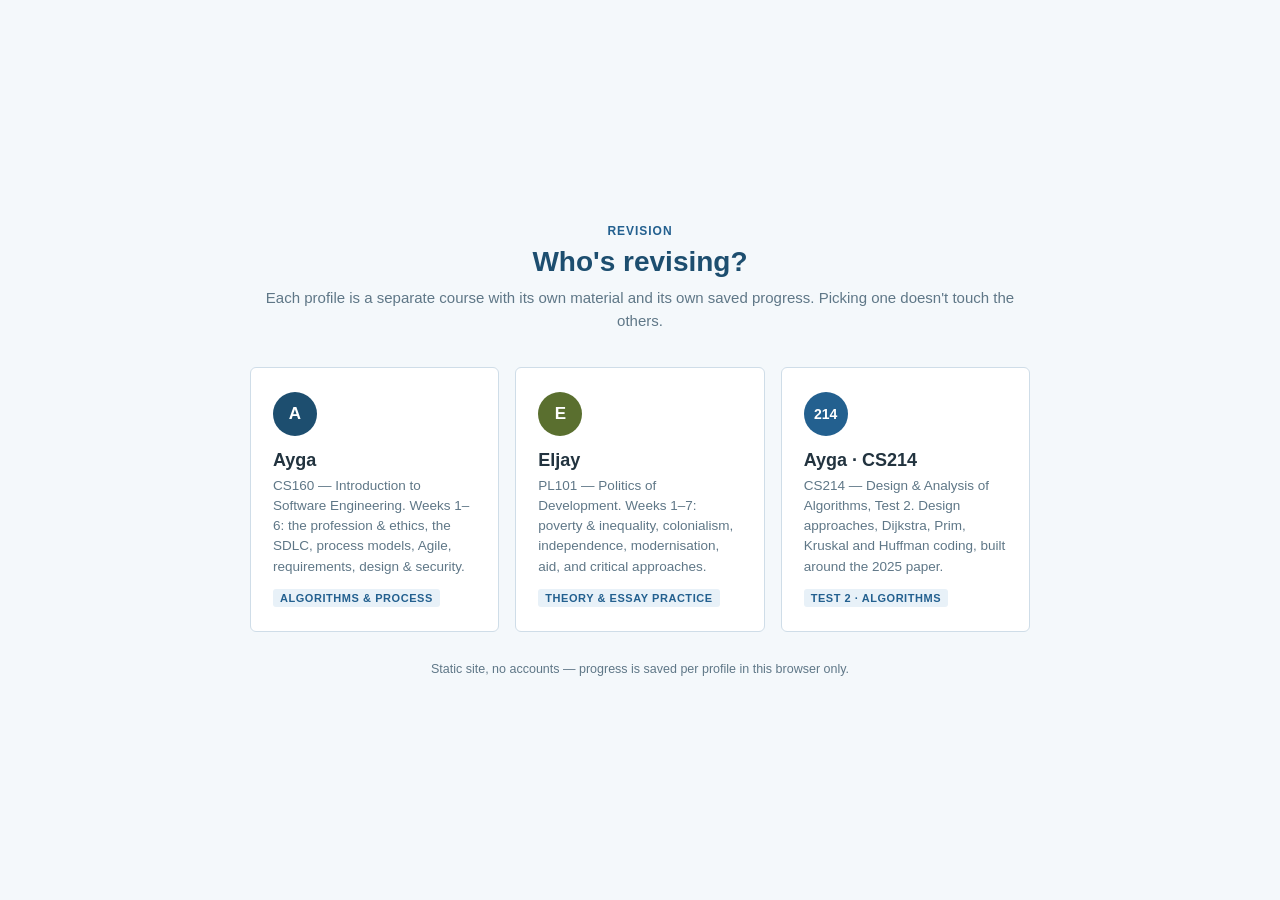
<file: index.html>
<!DOCTYPE html>
<html lang="en">
<head>
<meta charset="utf-8">
<meta name="viewport" content="width=device-width, initial-scale=1">
<title>Revise</title>
<meta name="description" content="Pick a profile to start revising.">
<link rel="icon" href="data:image/svg+xml,<svg xmlns='http://www.w3.org/2000/svg' viewBox='0 0 32 32'><rect width='32' height='32' rx='4' fill='%231d4e6f'/><text x='16' y='23' font-size='14' font-family='monospace' font-weight='700' fill='%238fd0f5' text-anchor='middle'>R</text></svg>">
<style>
  :root{
    --navy: #1d4e6f;
    --navy-dark: #16405c;
    --blue: #2f7fbf;
    --blue-dark: #23608f;
    --blue-pale: #e8f1f8;
    --paper: #ffffff;
    --page: #f4f8fb;
    --line: #cfdde8;
    --text: #22333f;
    --muted: #5f7787;
    --sans: -apple-system, BlinkMacSystemFont, "Segoe UI", Roboto, "Helvetica Neue", Arial, sans-serif;
  }
  *{ box-sizing:border-box; }
  body{
    margin:0; min-height:100vh; font-family:var(--sans); color:var(--text); background:var(--page);
    display:flex; align-items:center; justify-content:center; padding:40px 16px;
  }
  .wrap{ max-width:780px; width:100%; }
  .kicker{
    font-size:12px; letter-spacing:.08em; text-transform:uppercase; font-weight:700;
    color:var(--blue-dark); text-align:center; margin:0 0 8px;
  }
  h1{ font-size:28px; text-align:center; margin:0 0 8px; font-weight:700; color:var(--navy); }
  .sub{ text-align:center; color:var(--muted); font-size:15px; margin:0 0 34px; line-height:1.55; }
  .profiles{ display:grid; grid-template-columns:repeat(auto-fit,minmax(230px,1fr)); gap:16px; }
  .profile{
    display:block; text-decoration:none; color:var(--text);
    background:var(--paper); border:1px solid var(--line); border-radius:6px;
    padding:24px 22px; transition:border-color .15s, transform .1s;
  }
  .profile:hover{ border-color:var(--blue); }
  .profile:active{ transform:scale(.99); }
  .avatar{
    width:44px; height:44px; border-radius:50%; display:flex; align-items:center; justify-content:center;
    font-weight:700; font-size:17px; color:#fff; background:var(--navy); margin-bottom:14px;
  }
  .profile.eljay .avatar{ background:#5a6f2f; }
  .profile.cs214 .avatar{ background:var(--blue-dark); font-size:14px; }
  .profile h2{ font-size:18px; margin:0 0 5px; font-weight:700; }
  .profile p{ margin:0; font-size:13.5px; color:var(--muted); line-height:1.5; }
  .profile .tag{
    display:inline-block; margin-top:12px; font-size:11px; letter-spacing:.05em; text-transform:uppercase;
    font-weight:700; color:var(--blue-dark); background:var(--blue-pale); border-radius:3px; padding:3px 7px;
  }
  footer{ text-align:center; margin-top:30px; font-size:12.5px; color:var(--muted); }
</style>
</head>
<body>
<div class="wrap">
  <p class="kicker">Revision</p>
  <h1>Who's revising?</h1>
  <p class="sub">Each profile is a separate course with its own material and its own saved progress. Picking one doesn't touch the others.</p>
  <div class="profiles">
    <a class="profile ayga" href="ayga/index.html">
      <div class="avatar">A</div>
      <h2>Ayga</h2>
      <p>CS160 — Introduction to Software Engineering. Weeks 1&ndash;6: the profession &amp; ethics, the SDLC, process models, Agile, requirements, design &amp; security.</p>
      <span class="tag">Algorithms &amp; process</span>
    </a>
    <a class="profile eljay" href="eljay/index.html">
      <div class="avatar">E</div>
      <h2>Eljay</h2>
      <p>PL101 — Politics of Development. Weeks 1&ndash;7: poverty &amp; inequality, colonialism, independence, modernisation, aid, and critical approaches.</p>
      <span class="tag">Theory &amp; essay practice</span>
    </a>
    <a class="profile cs214" href="cs214/index.html">
      <div class="avatar">214</div>
      <h2>Ayga &middot; CS214</h2>
      <p>CS214 — Design &amp; Analysis of Algorithms, Test 2. Design approaches, Dijkstra, Prim, Kruskal and Huffman coding, built around the 2025 paper.</p>
      <span class="tag">Test 2 &middot; algorithms</span>
    </a>
  </div>
  <footer>Static site, no accounts &mdash; progress is saved per profile in this browser only.</footer>
</div>
</body>
</html>
</file>
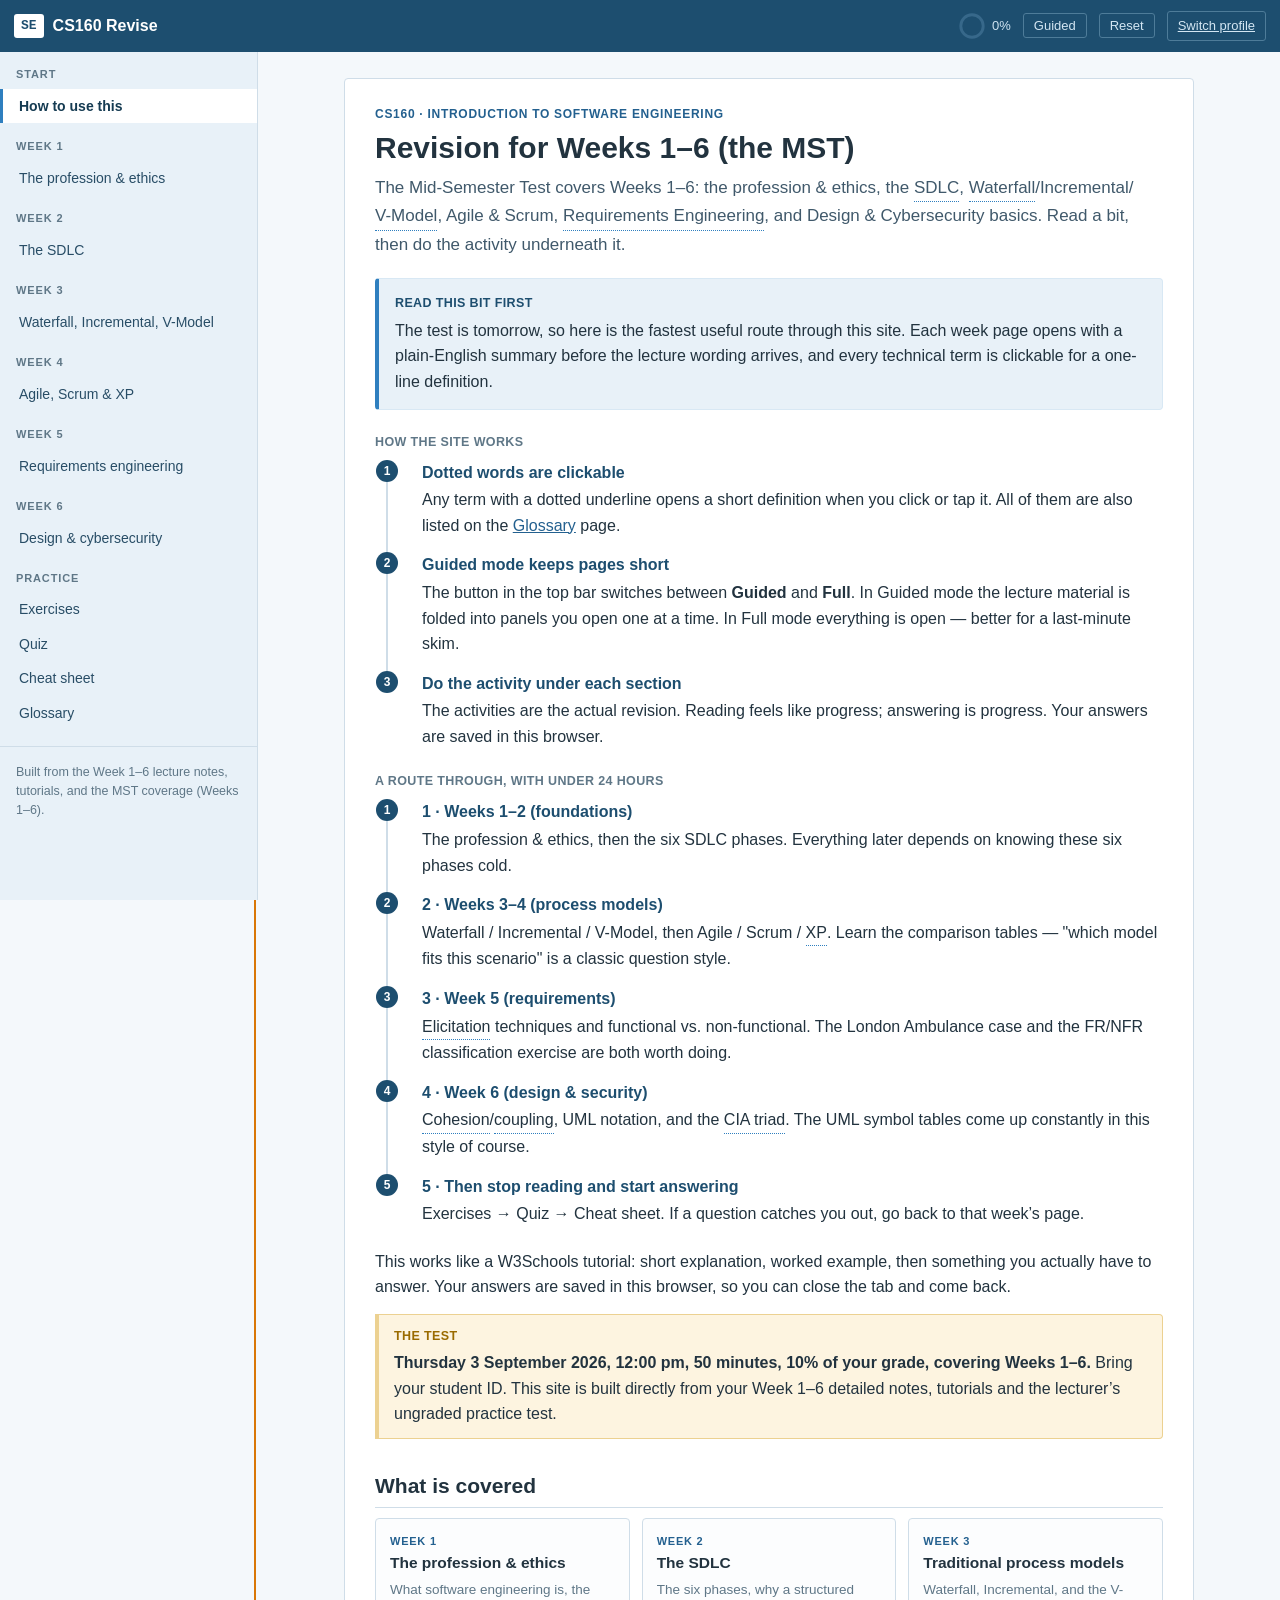
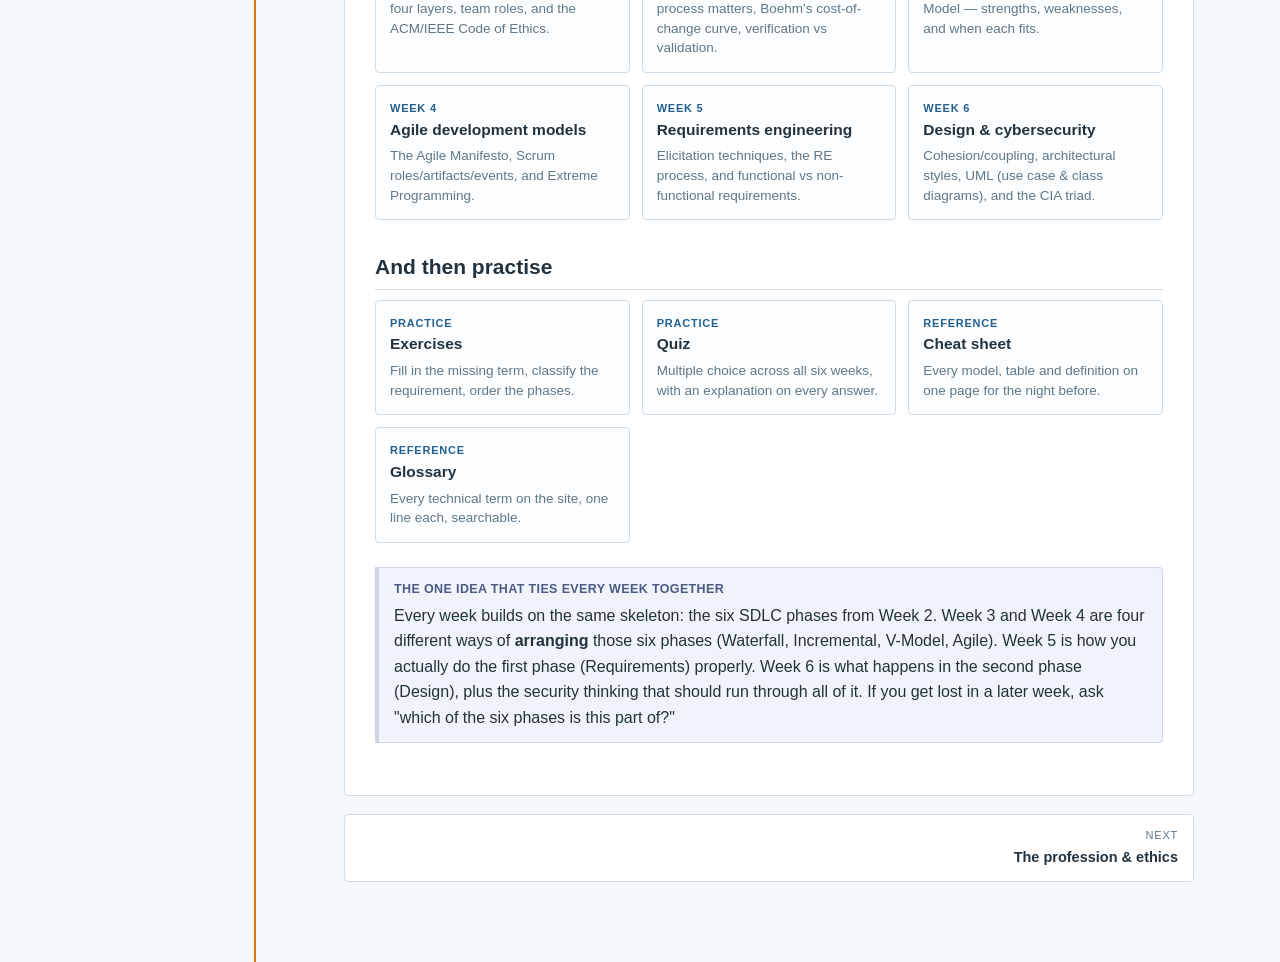
<file: ayga/index.html>
<!DOCTYPE html>
<html lang="en">
<head>
<meta charset="utf-8">
<meta name="viewport" content="width=device-width, initial-scale=1">
<title>CS160 Revise — Introduction to Software Engineering</title>
<meta name="description" content="Interactive revision for CS160: the software engineering profession, the SDLC, process models, Agile, requirements engineering, and design & security basics. Weeks 1-6.">
<link rel="stylesheet" href="../css/style.css">
<link rel="icon" href="data:image/svg+xml,<svg xmlns='http://www.w3.org/2000/svg' viewBox='0 0 32 32'><rect width='32' height='32' rx='4' fill='%231d4e6f'/><text x='16' y='23' font-size='15' font-family='monospace' font-weight='700' fill='%238fd0f5' text-anchor='middle'>SE</text></svg>">
</head>
<body>

<header class="topbar">
  <button class="nav-toggle" id="navToggle" aria-label="Open menu" aria-expanded="false">
    <span></span><span></span><span></span>
  </button>
  <a class="brand" href="#/start">
    <span class="brand-mark">SE</span>
    <span class="brand-text">CS160 Revise</span>
  </a>
  <div class="topbar-right">
    <div class="progress-pill" id="progressPill" title="Activities completed">
      <svg viewBox="0 0 36 36" class="ring" aria-hidden="true">
        <circle cx="18" cy="18" r="15.5" class="ring-bg"></circle>
        <circle cx="18" cy="18" r="15.5" class="ring-fg" id="ringFg"></circle>
      </svg>
      <span id="progressText">0%</span>
    </div>
    <button class="btn-ghost mode-btn" id="modeBtn" aria-pressed="true" title="Switch between guided and full reading">Guided</button>
    <button class="btn-ghost" id="resetBtn" title="Clear all saved answers and progress">Reset</button>
    <a class="btn-ghost" href="../index.html" title="Back to profile select">Switch profile</a>
  </div>
</header>

<div class="shell">
  <aside class="sidebar" id="sidebar">
    <nav id="nav" aria-label="Topics"></nav>
    <div class="sidebar-foot">
      <p>Built from the Week 1&ndash;6 lecture notes, tutorials, and the MST coverage (Weeks 1&ndash;6).</p>
    </div>
  </aside>
  <div class="scrim" id="scrim"></div>

  <main id="main" tabindex="-1">
    <article id="page"></article>
    <nav class="pager" id="pager" aria-label="Page navigation"></nav>
  </main>
</div>

<script src="../shared/engine.js"></script>
<script src="../js/data.js"></script>
<script src="../js/glossary.js"></script>
<script src="../js/glossary-ui.js"></script>
<script src="../js/primer.js"></script>
<script src="../js/practice.js"></script>
<script src="../js/widgets.js"></script>
<script src="../js/app.js"></script>
</body>
</html>
</file>
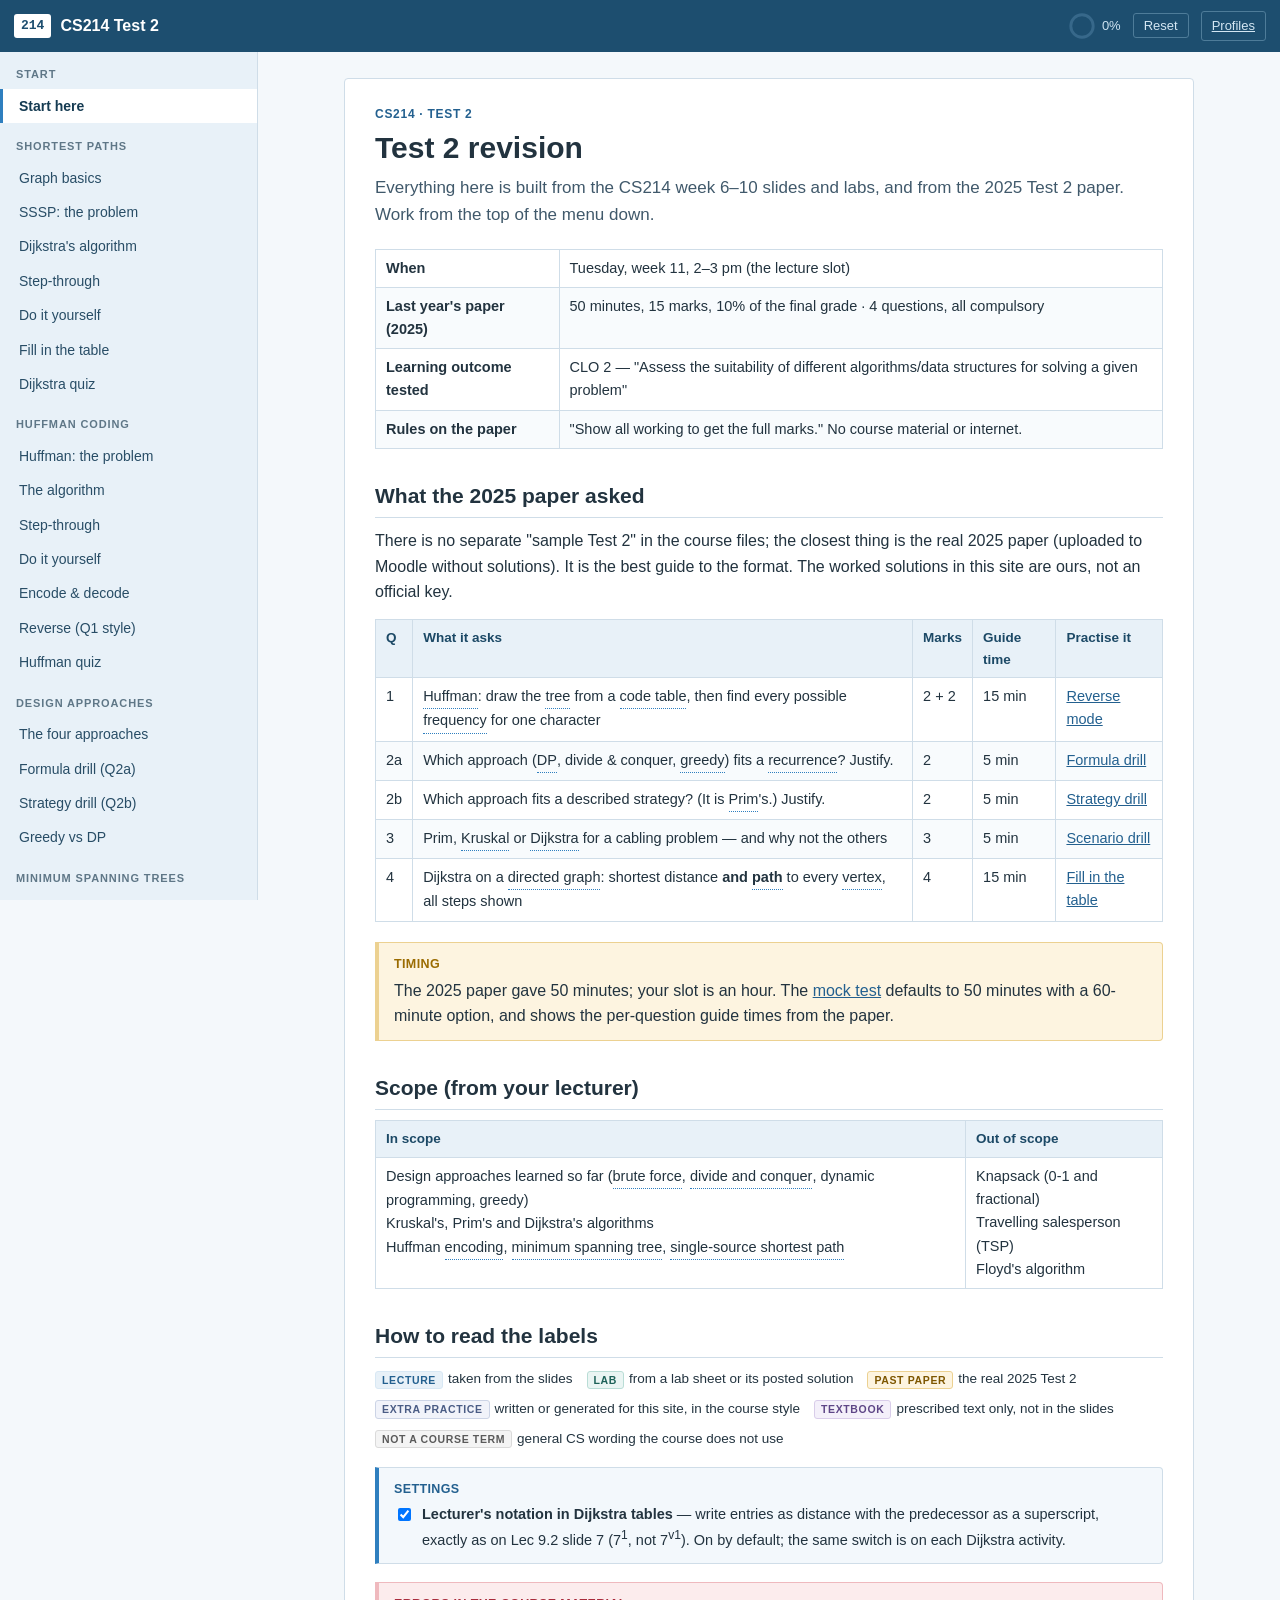
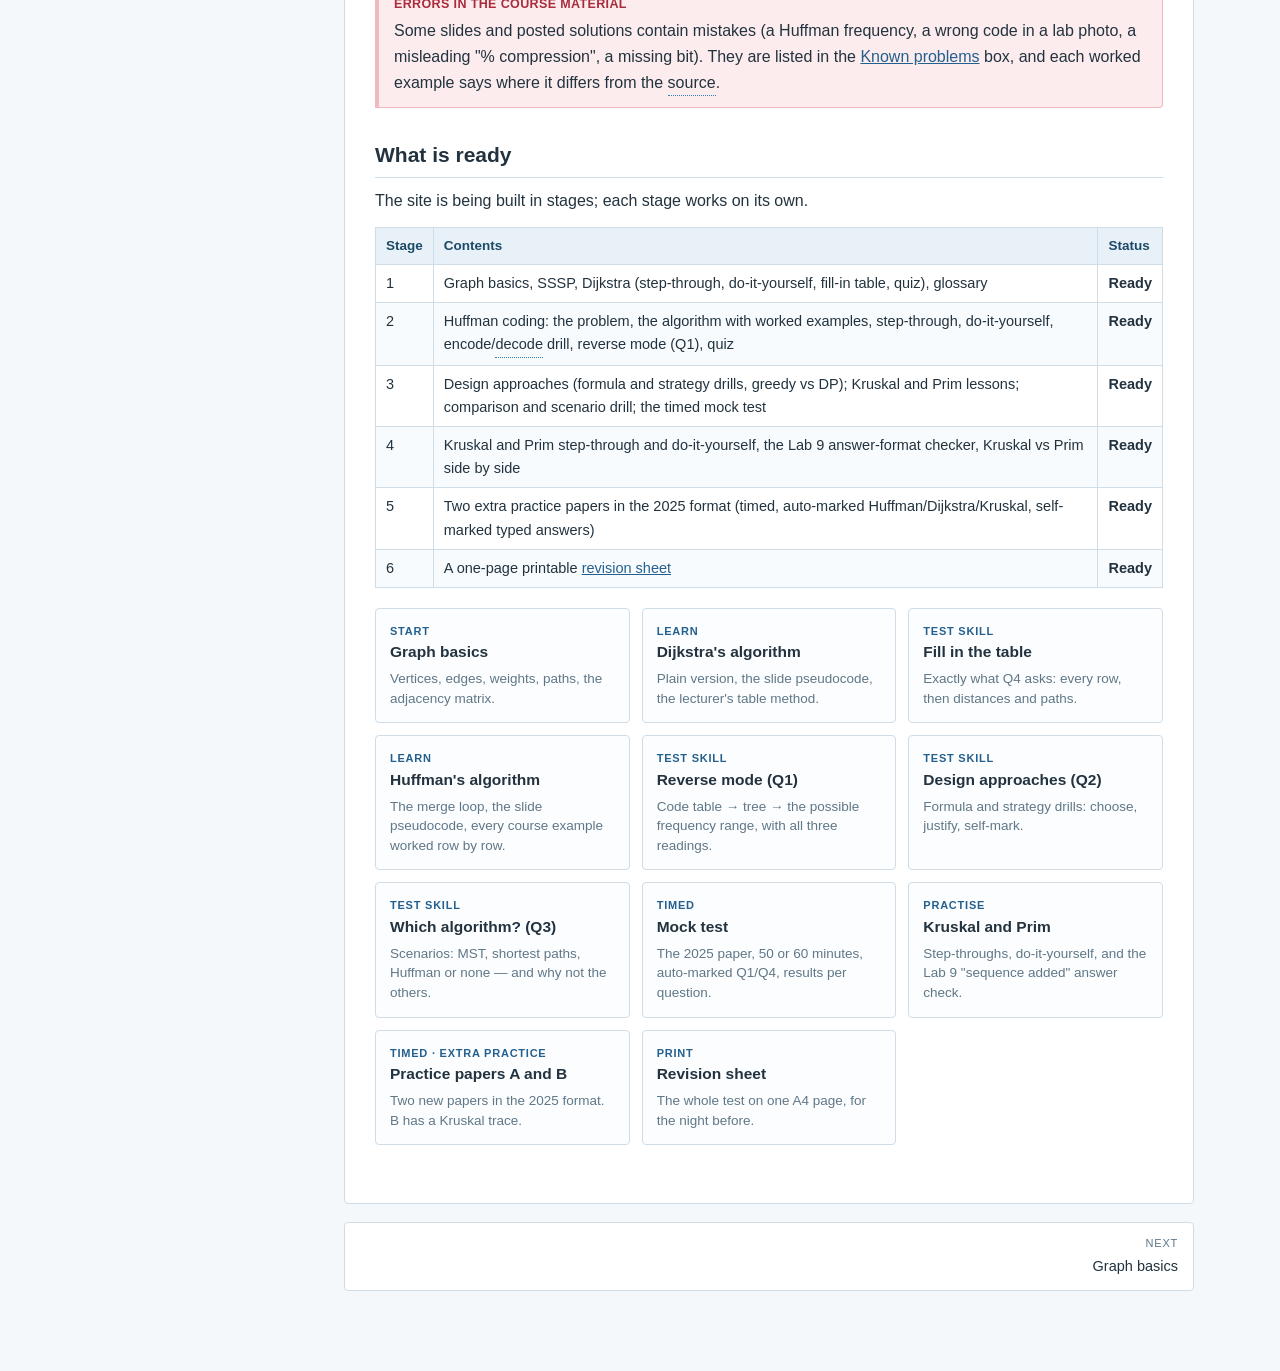
<file: cs214/index.html>
<!DOCTYPE html>
<html lang="en">
<head>
<meta charset="utf-8">
<meta name="viewport" content="width=device-width, initial-scale=1">
<title>CS214 Revise — Test 2</title>
<meta name="description" content="Interactive revision for CS214 Test 2: algorithm design approaches, Dijkstra, Prim, Kruskal and Huffman coding, built around the 2025 Test 2 paper.">
<link rel="stylesheet" href="css/style.css">
<link rel="icon" href="data:image/svg+xml,<svg xmlns='http://www.w3.org/2000/svg' viewBox='0 0 32 32'><rect width='32' height='32' rx='4' fill='%231d4e6f'/><text x='16' y='21' font-size='10' font-family='monospace' font-weight='700' fill='%238fd0f5' text-anchor='middle'>214</text></svg>">
</head>
<body>

<header class="topbar">
  <button class="nav-toggle" id="navToggle" aria-label="Open menu" aria-expanded="false">
    <span></span><span></span><span></span>
  </button>
  <a class="brand" href="#/start">
    <span class="brand-mark">214</span>
    <span class="brand-text">CS214 Test 2</span>
  </a>
  <div class="topbar-right">
    <div class="progress-pill" id="progressPill" title="Activities completed">
      <svg viewBox="0 0 36 36" class="ring" aria-hidden="true">
        <circle cx="18" cy="18" r="15.5" class="ring-bg"></circle>
        <circle cx="18" cy="18" r="15.5" class="ring-fg" id="ringFg"></circle>
      </svg>
      <span id="progressText">0%</span>
    </div>
    <button class="btn-ghost" id="resetBtn" title="Clear all saved answers and progress">Reset</button>
    <a class="btn-ghost" href="../index.html" title="Back to profile select">Profiles</a>
  </div>
</header>

<div class="shell">
  <aside class="sidebar" id="sidebar">
    <nav id="nav" aria-label="Topics"></nav>
    <div class="sidebar-foot">
      <p>Built from the CS214 Week 6&ndash;10 lectures, labs and the Test 2 (2025) paper. Test 2: Tuesday, week 11, 2&ndash;3 pm.</p>
    </div>
  </aside>
  <div class="scrim" id="scrim"></div>

  <main id="main" tabindex="-1">
    <article id="page"></article>
    <nav class="pager" id="pager" aria-label="Page navigation"></nav>
  </main>
</div>

<script src="../shared/engine.js"></script>
<script src="js/glossary.js"></script>
<script src="js/glossary-ui.js"></script>
<script src="js/graph.js"></script>
<script src="js/dijkstra.js"></script>
<script src="js/huffman.js"></script>
<script src="js/mst.js"></script>
<script src="js/mstviz.js"></script>
<script src="js/written.js"></script>
<script src="js/coins.js"></script>
<script src="js/data3.js"></script>
<script src="js/mock.js"></script>
<script src="js/papers.js"></script>
<script src="js/data.js"></script>
<script src="js/app.js"></script>
</body>
</html>
</file>
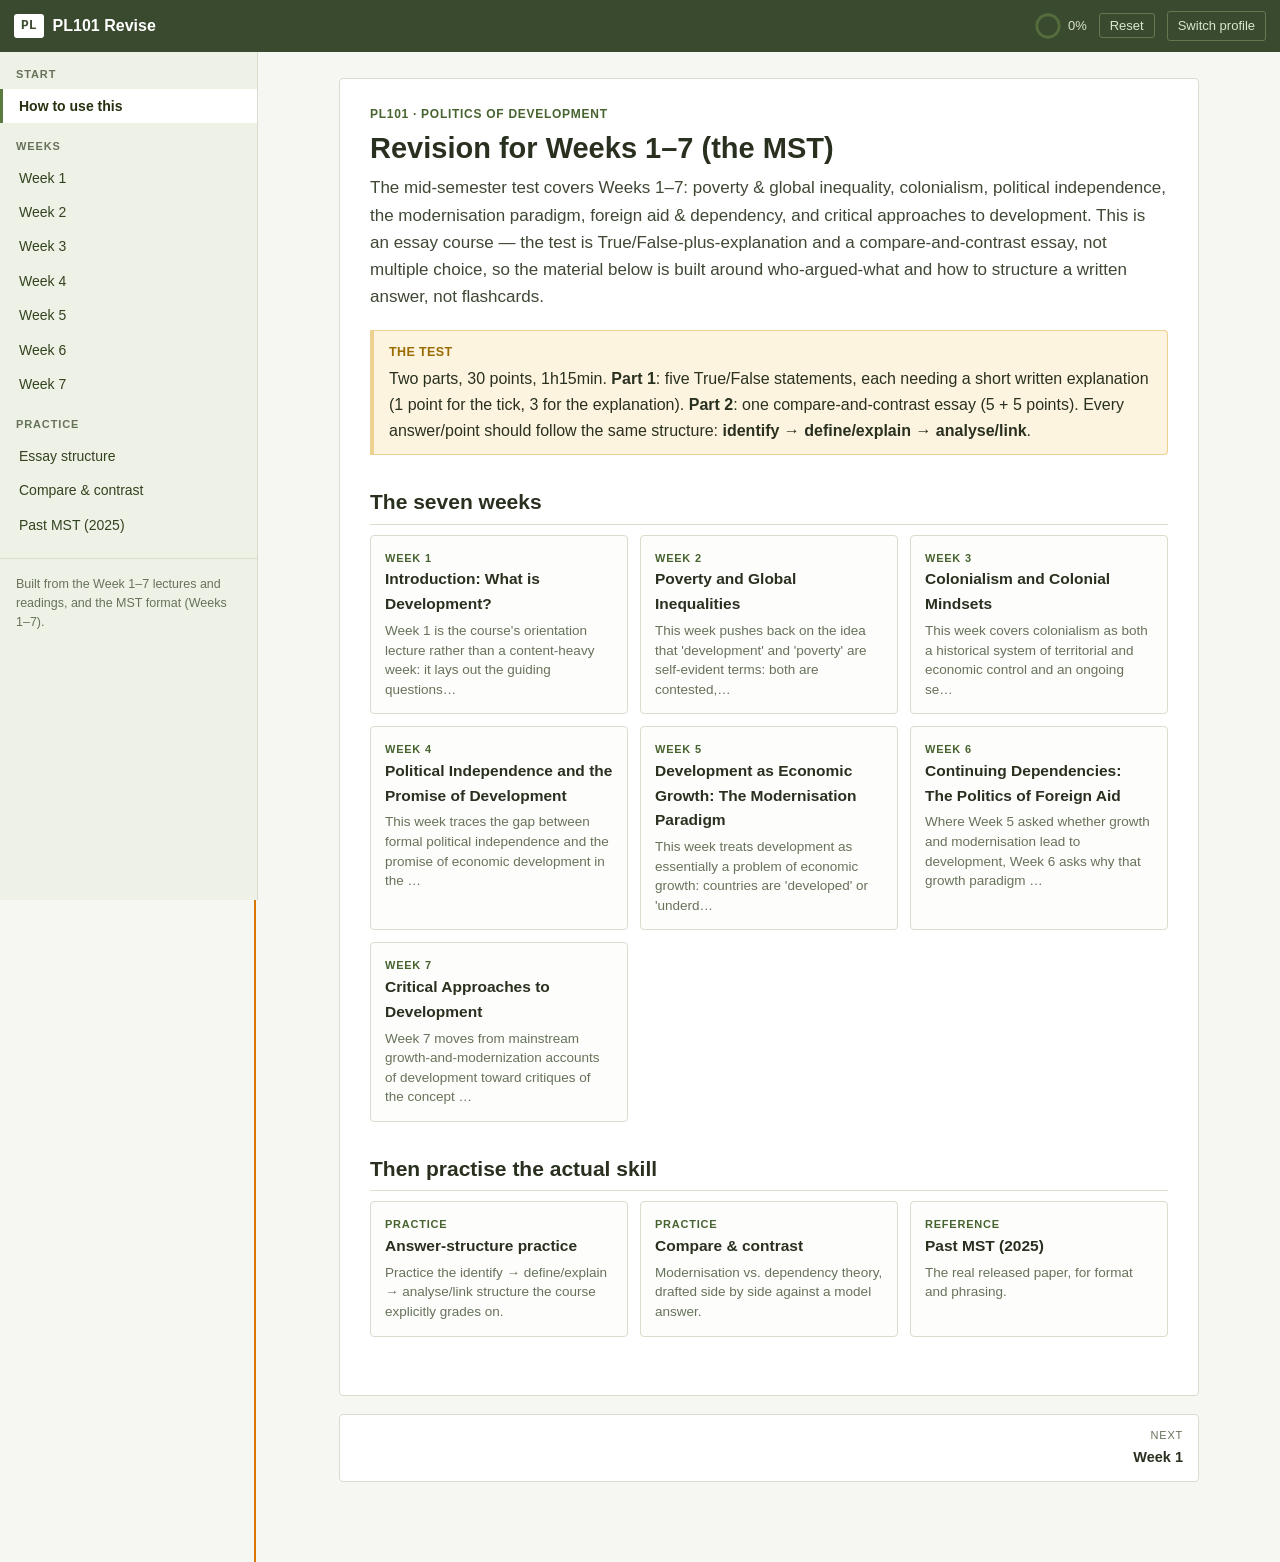
<file: eljay/index.html>
<!DOCTYPE html>
<html lang="en">
<head>
<meta charset="utf-8">
<meta name="viewport" content="width=device-width, initial-scale=1">
<title>PL101 Revise — Politics of Development</title>
<meta name="description" content="Interactive revision for PL101: poverty & inequality, colonialism, independence, modernisation, foreign aid, and critical approaches to development. Weeks 1-7, built around the MST's True/False-plus-explanation and compare-and-contrast format.">
<link rel="stylesheet" href="css/style.css">
<link rel="icon" href="data:image/svg+xml,<svg xmlns='http://www.w3.org/2000/svg' viewBox='0 0 32 32'><rect width='32' height='32' rx='4' fill='%233a4a2f'/><text x='16' y='23' font-size='14' font-family='monospace' font-weight='700' fill='%23dbe6ce' text-anchor='middle'>PL</text></svg>">
</head>
<body>

<header class="topbar">
  <button class="nav-toggle" id="navToggle" aria-label="Open menu" aria-expanded="false">
    <span></span><span></span><span></span>
  </button>
  <a class="brand" href="#/start">
    <span class="brand-mark">PL</span>
    <span class="brand-text">PL101 Revise</span>
  </a>
  <div class="topbar-right">
    <div class="progress-pill" id="progressPill" title="Activities completed">
      <svg viewBox="0 0 36 36" class="ring" aria-hidden="true">
        <circle cx="18" cy="18" r="15.5" class="ring-bg"></circle>
        <circle cx="18" cy="18" r="15.5" class="ring-fg" id="ringFg"></circle>
      </svg>
      <span id="progressText">0%</span>
    </div>
    <button class="btn-ghost" id="resetBtn" title="Clear all saved answers and progress">Reset</button>
    <a class="btn-ghost" href="../index.html" title="Back to profile select">Switch profile</a>
  </div>
</header>

<div class="shell">
  <aside class="sidebar" id="sidebar">
    <nav id="nav" aria-label="Topics"></nav>
    <div class="sidebar-foot">
      <p>Built from the Week 1&ndash;7 lectures and readings, and the MST format (Weeks 1&ndash;7).</p>
    </div>
  </aside>
  <div class="scrim" id="scrim"></div>

  <main id="main" tabindex="-1">
    <article id="page"></article>
    <nav class="pager" id="pager" aria-label="Page navigation"></nav>
  </main>
</div>

<script src="../shared/engine.js"></script>
<script src="js/data.js"></script>
<script src="js/app.js"></script>
</body>
</html>
</file>
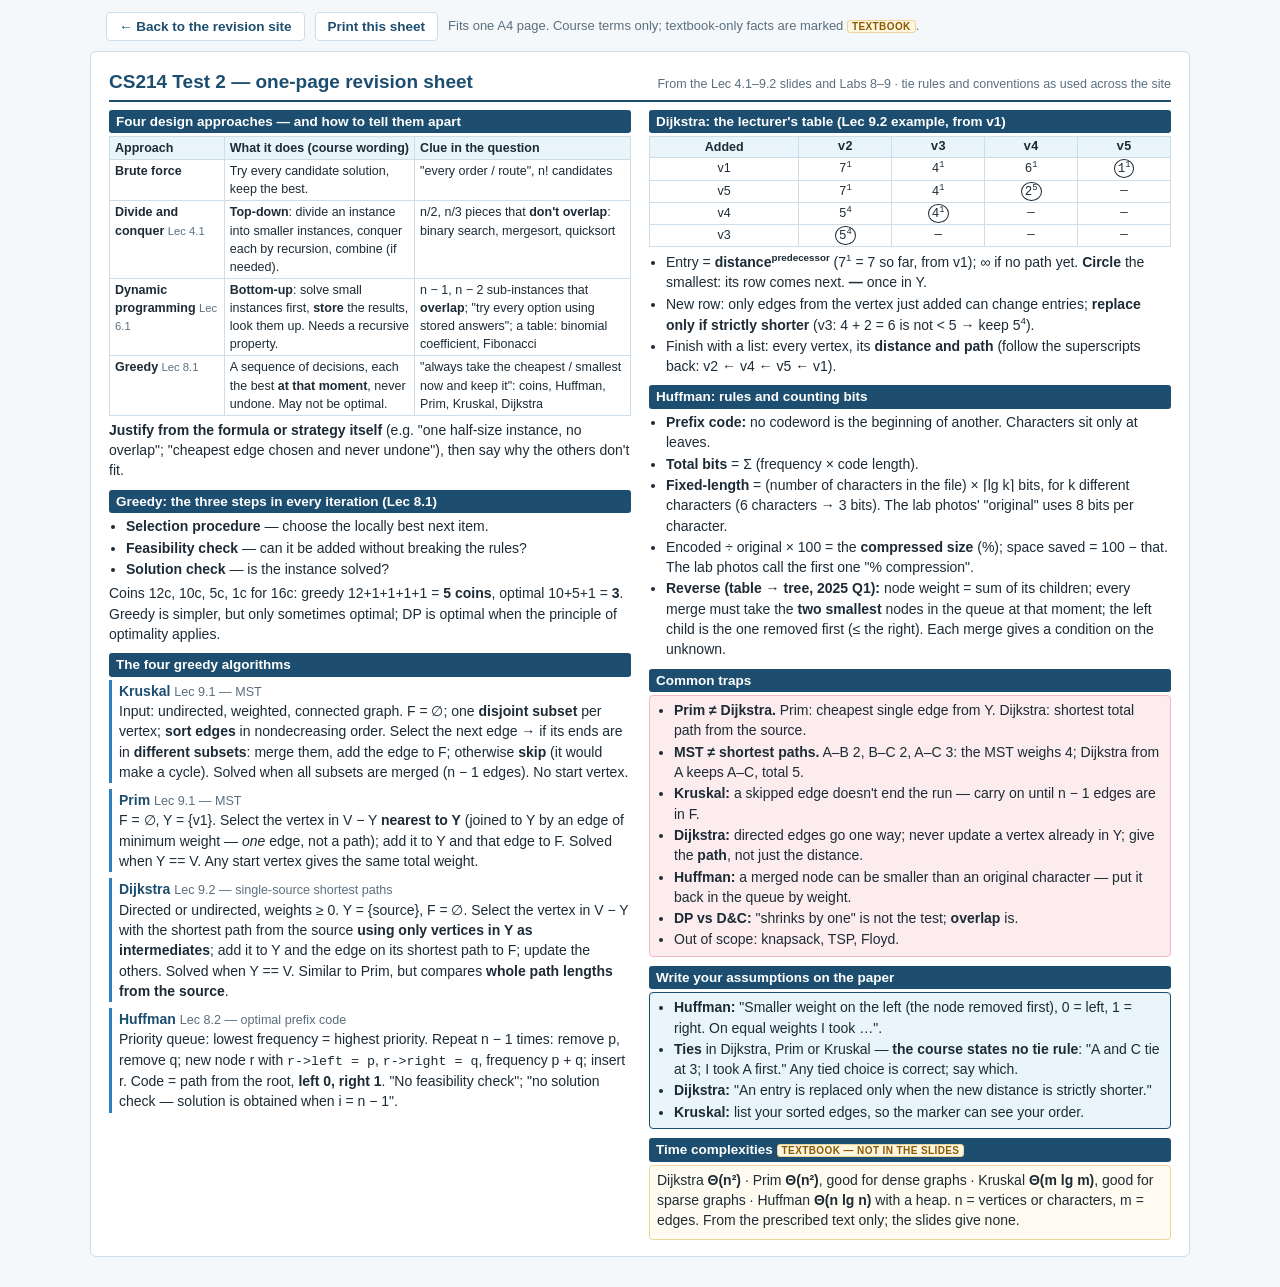
<file: cs214/sheet.html>
<!DOCTYPE html>
<html lang="en">
<head>
<meta charset="utf-8">
<meta name="viewport" content="width=device-width, initial-scale=1">
<title>CS214 Test 2 revision sheet</title>
<meta name="description" content="One-page printable revision sheet for CS214 Test 2: design approaches, greedy steps, Kruskal, Prim, Dijkstra, Huffman, traps and assumptions.">
<link rel="icon" href="data:image/svg+xml,<svg xmlns='http://www.w3.org/2000/svg' viewBox='0 0 32 32'><rect width='32' height='32' rx='4' fill='%231d4e6f'/><text x='16' y='21' font-size='10' font-family='monospace' font-weight='700' fill='%238fd0f5' text-anchor='middle'>214</text></svg>">
<style>
:root{
  --navy:#1d4e6f; --blue:#2f7fbf; --pale:#eaf4fb; --line:#cfdde8; --text:#1c2b36; --muted:#5b6f7e;
  --red:#a92b3c; --red-bg:#fceced; --amber:#8a5a00; --amber-bg:#fff6e0;
  --sans: -apple-system, "Segoe UI", Roboto, Helvetica, Arial, sans-serif;
  --mono: ui-monospace, Consolas, "Courier New", monospace;
}
*{ box-sizing:border-box; }
html{ -webkit-text-size-adjust:100%; }
body{ margin:0; background:#f4f8fb; color:var(--text); font: 14px/1.45 var(--sans); }
.bar{ max-width:1100px; margin:0 auto; padding:12px 16px 0; display:flex; flex-wrap:wrap; gap:10px; align-items:center; }
.bar a, .bar button{ font: 600 13.5px var(--sans); color:var(--navy); background:#fff; border:1px solid var(--line); border-radius:4px; padding:6px 12px; text-decoration:none; cursor:pointer; }
.bar .hint{ color:var(--muted); font-size:13px; }
.sheet{ max-width:1100px; margin:10px auto 30px; background:#fff; border:1px solid var(--line); border-radius:6px; padding:16px 18px; }
header{ display:flex; flex-wrap:wrap; justify-content:space-between; gap:4px 16px; align-items:baseline; border-bottom:2px solid var(--navy); padding-bottom:4px; margin-bottom:8px; }
h1{ margin:0; font-size:19px; color:var(--navy); }
header p{ margin:0; color:var(--muted); font-size:12.5px; }
.cols{ column-count:2; column-gap:18px; }
section{ break-inside:avoid; margin:0 0 9px; }
h2{ margin:0 0 3px; font-size:13.5px; color:#fff; background:var(--navy); padding:2px 7px; border-radius:3px; }
p{ margin:0 0 4px; }
ul{ margin:0 0 4px; padding-left:17px; } li{ margin:0 0 1px; }
table{ border-collapse:collapse; width:100%; margin:2px 0 4px; font-size:12.5px; }
th, td{ border:1px solid var(--line); padding:2px 5px; text-align:left; vertical-align:top; }
th{ background:var(--pale); }
.alg{ border-left:3px solid var(--blue); padding:1px 0 1px 7px; margin:0 0 6px; }
.alg b.name{ color:var(--navy); }
.mono{ font-family:var(--mono); font-size:0.95em; }
.src{ color:var(--muted); font-size:0.9em; }
.tb{ display:inline-block; font: 700 10px var(--sans); letter-spacing:.04em; text-transform:uppercase; color:var(--amber); background:var(--amber-bg); border:1px solid #ecd49a; border-radius:3px; padding:0 4px; }
.box{ border:1px solid #ecd49a; background:#fffbf0; border-radius:4px; padding:4px 7px; }
.trap{ border:1px solid #efb9be; background:var(--red-bg); border-radius:4px; padding:4px 7px 2px; }
.write{ border:1.5px solid var(--navy); background:var(--pale); border-radius:4px; padding:4px 7px 2px; }
table.dij td, table.dij th{ text-align:center; font-family:var(--mono); padding:1px 4px; }
table.dij th:first-child, table.dij td:first-child{ font-family:var(--sans); }
.c{ display:inline-block; border:1.3px solid var(--text); border-radius:50%; padding:0 3px; line-height:1.2; }
sup{ font-size:0.7em; }

@media (max-width: 760px){
  .cols{ column-count:1; }
  .sheet{ padding:12px; margin:8px 8px 24px; }
  .bar{ padding:10px 8px 0; }
  table{ font-size:12px; }
}

@page{ size: A4 portrait; margin: 9mm; }
@media print{
  body{ background:#fff; font-size:8.4pt; line-height:1.3; }
  .bar{ display:none; }
  .sheet{ max-width:none; margin:0; border:0; padding:0; border-radius:0; }
  h1{ font-size:12.5pt; }
  header p{ font-size:7.5pt; }
  h2{ font-size:8.4pt; padding:1px 5px; -webkit-print-color-adjust:exact; print-color-adjust:exact; }
  .cols{ column-count:2; column-gap:5mm; }
  section{ margin-bottom:5px; }
  table{ font-size:7.9pt; }
  .tb, th, .box, .trap, .write{ -webkit-print-color-adjust:exact; print-color-adjust:exact; }
  a{ color:inherit; text-decoration:none; }
}
</style>
</head>
<body>
<div class="bar">
  <a href="index.html#/start">← Back to the revision site</a>
  <button type="button" onclick="window.print()">Print this sheet</button>
  <span class="hint">Fits one A4 page. Course terms only; textbook-only facts are marked <span class="tb">Textbook</span>.</span>
</div>

<main class="sheet">
<header>
  <h1>CS214 Test 2 — one-page revision sheet</h1>
  <p>From the Lec 4.1–9.2 slides and Labs 8–9 · tie rules and conventions as used across the site</p>
</header>

<div class="cols">

<section>
  <h2>Four design approaches — and how to tell them apart</h2>
  <table>
    <tr><th>Approach</th><th>What it does (course wording)</th><th>Clue in the question</th></tr>
    <tr><td><b>Brute force</b></td><td>Try every candidate solution, keep the best.</td><td>"every order / route", n! candidates</td></tr>
    <tr><td><b>Divide and conquer</b> <span class="src">Lec 4.1</span></td><td><b>Top-down</b>: divide an instance into smaller instances, conquer each by recursion, combine (if needed).</td><td>n/2, n/3 pieces that <b>don't overlap</b>: binary search, mergesort, quicksort</td></tr>
    <tr><td><b>Dynamic programming</b> <span class="src">Lec 6.1</span></td><td><b>Bottom-up</b>: solve small instances first, <b>store</b> the results, look them up. Needs a recursive property.</td><td>n − 1, n − 2 sub-instances that <b>overlap</b>; "try every option using stored answers"; a table: binomial coefficient, Fibonacci</td></tr>
    <tr><td><b>Greedy</b> <span class="src">Lec 8.1</span></td><td>A sequence of decisions, each the best <b>at that moment</b>, never undone. May not be optimal.</td><td>"always take the cheapest / smallest now and keep it": coins, Huffman, Prim, Kruskal, Dijkstra</td></tr>
  </table>
  <p><b>Justify from the formula or strategy itself</b> (e.g. "one half-size instance, no overlap"; "cheapest edge chosen and never undone"), then say why the others don't fit.</p>
</section>

<section>
  <h2>Greedy: the three steps in every iteration (Lec 8.1)</h2>
  <ul>
    <li><b>Selection procedure</b> — choose the locally best next item.</li>
    <li><b>Feasibility check</b> — can it be added without breaking the rules?</li>
    <li><b>Solution check</b> — is the instance solved?</li>
  </ul>
  <p>Coins 12c, 10c, 5c, 1c for 16c: greedy 12+1+1+1+1 = <b>5 coins</b>, optimal 10+5+1 = <b>3</b>. Greedy is simpler, but only sometimes optimal; DP is optimal when the principle of optimality applies.</p>
</section>

<section>
  <h2>The four greedy algorithms</h2>
  <div class="alg"><b class="name">Kruskal</b> <span class="src">Lec 9.1 — MST</span><br>
    Input: undirected, weighted, connected graph. F = ∅; one <b>disjoint subset</b> per vertex; <b>sort edges</b> in nondecreasing order.
    Select the next edge → if its ends are in <b>different subsets</b>: merge them, add the edge to F; otherwise <b>skip</b> (it would make a cycle).
    Solved when all subsets are merged (n − 1 edges). No start vertex.</div>
  <div class="alg"><b class="name">Prim</b> <span class="src">Lec 9.1 — MST</span><br>
    F = ∅, Y = {v1}. Select the vertex in V − Y <b>nearest to Y</b> (joined to Y by an edge of minimum weight — <i>one</i> edge, not a path);
    add it to Y and that edge to F. Solved when Y == V. Any start vertex gives the same total weight.</div>
  <div class="alg"><b class="name">Dijkstra</b> <span class="src">Lec 9.2 — single-source shortest paths</span><br>
    Directed or undirected, weights ≥ 0. Y = {source}, F = ∅. Select the vertex in V − Y with the shortest path from the source
    <b>using only vertices in Y as intermediates</b>; add it to Y and the edge on its shortest path to F; update the others. Solved when Y == V.
    Similar to Prim, but compares <b>whole path lengths from the source</b>.</div>
  <div class="alg"><b class="name">Huffman</b> <span class="src">Lec 8.2 — optimal prefix code</span><br>
    Priority queue: lowest frequency = highest priority. Repeat n − 1 times: remove p, remove q; new node r with
    <span class="mono">r-&gt;left = p</span>, <span class="mono">r-&gt;right = q</span>, frequency p + q; insert r.
    Code = path from the root, <b>left 0, right 1</b>. "No feasibility check"; "no solution check — solution is obtained when i = n − 1".</div>
</section>

<section>
  <h2>Dijkstra: the lecturer's table (Lec 9.2 example, from v1)</h2>
  <table class="dij">
    <tr><th>Added</th><th>v2</th><th>v3</th><th>v4</th><th>v5</th></tr>
    <tr><td>v1</td><td>7<sup>1</sup></td><td>4<sup>1</sup></td><td>6<sup>1</sup></td><td><span class="c">1<sup>1</sup></span></td></tr>
    <tr><td>v5</td><td>7<sup>1</sup></td><td>4<sup>1</sup></td><td><span class="c">2<sup>5</sup></span></td><td>—</td></tr>
    <tr><td>v4</td><td>5<sup>4</sup></td><td><span class="c">4<sup>1</sup></span></td><td>—</td><td>—</td></tr>
    <tr><td>v3</td><td><span class="c">5<sup>4</sup></span></td><td>—</td><td>—</td><td>—</td></tr>
  </table>
  <ul>
    <li>Entry = <b>distance<sup>predecessor</sup></b> (7<sup>1</sup> = 7 so far, from v1); ∞ if no path yet. <b>Circle</b> the smallest: its row comes next. <b>—</b> once in Y.</li>
    <li>New row: only edges from the vertex just added can change entries; <b>replace only if strictly shorter</b> (v3: 4 + 2 = 6 is not &lt; 5 → keep 5<sup>4</sup>).</li>
    <li>Finish with a list: every vertex, its <b>distance and path</b> (follow the superscripts back: v2 ← v4 ← v5 ← v1).</li>
  </ul>
</section>

<section>
  <h2>Huffman: rules and counting bits</h2>
  <ul>
    <li><b>Prefix code:</b> no codeword is the beginning of another. Characters sit only at leaves.</li>
    <li><b>Total bits</b> = Σ (frequency × code length).</li>
    <li><b>Fixed-length</b> = (number of characters in the file) × ⌈lg k⌉ bits, for k different characters (6 characters → 3 bits). The lab photos' "original" uses 8 bits per character.</li>
    <li>Encoded ÷ original × 100 = the <b>compressed size</b> (%); space saved = 100 − that. The lab photos call the first one "% compression".</li>
    <li><b>Reverse (table → tree, 2025 Q1):</b> node weight = sum of its children; every merge must take the <b>two smallest</b> nodes in the queue at that moment; the left child is the one removed first (≤ the right). Each merge gives a condition on the unknown.</li>
  </ul>
</section>

<section>
  <h2>Common traps</h2>
  <div class="trap"><ul>
    <li><b>Prim ≠ Dijkstra.</b> Prim: cheapest single edge from Y. Dijkstra: shortest total path from the source.</li>
    <li><b>MST ≠ shortest paths.</b> A–B 2, B–C 2, A–C 3: the MST weighs 4; Dijkstra from A keeps A–C, total 5.</li>
    <li><b>Kruskal:</b> a skipped edge doesn't end the run — carry on until n − 1 edges are in F.</li>
    <li><b>Dijkstra:</b> directed edges go one way; never update a vertex already in Y; give the <b>path</b>, not just the distance.</li>
    <li><b>Huffman:</b> a merged node can be smaller than an original character — put it back in the queue by weight.</li>
    <li><b>DP vs D&amp;C:</b> "shrinks by one" is not the test; <b>overlap</b> is.</li>
    <li>Out of scope: knapsack, TSP, Floyd.</li>
  </ul></div>
</section>

<section>
  <h2>Write your assumptions on the paper</h2>
  <div class="write"><ul>
    <li><b>Huffman:</b> "Smaller weight on the left (the node removed first), 0 = left, 1 = right. On equal weights I took …".</li>
    <li><b>Ties</b> in Dijkstra, Prim or Kruskal — <b>the course states no tie rule</b>: "A and C tie at 3; I took A first." Any tied choice is correct; say which.</li>
    <li><b>Dijkstra:</b> "An entry is replaced only when the new distance is strictly shorter."</li>
    <li><b>Kruskal:</b> list your sorted edges, so the marker can see your order.</li>
  </ul></div>
</section>

<section>
  <h2>Time complexities <span class="tb">Textbook — not in the slides</span></h2>
  <div class="box">
    <p>Dijkstra <b>Θ(n²)</b> · Prim <b>Θ(n²)</b>, good for dense graphs · Kruskal <b>Θ(m lg m)</b>, good for sparse graphs · Huffman <b>Θ(n lg n)</b> with a heap. n = vertices or characters, m = edges. From the prescribed text only; the slides give none.</p>
  </div>
</section>

</div>
</main>
</body>
</html>
</file>
<file: css/style.css>
/* ============================================================
   CS160 Revise — stylesheet
   ============================================================ */

:root{
  --navy:       #1d4e6f;
  --navy-dark:  #16405c;
  --blue:       #2f7fbf;
  --blue-dark:  #23608f;
  --blue-pale:  #e8f1f8;
  --blue-pale2: #d8e8f4;
  --paper:      #ffffff;
  --page:       #f4f8fb;
  --line:       #cfdde8;
  --line-2:     #e4edf4;
  --text:       #22333f;
  --muted:      #5f7787;

  --code-bg:    #f7fbfe;
  --code-line:  #d3e2ee;

  --green:      #1f7a4d;
  --green-bg:   #e7f5ed;
  --green-line: #a8d8bd;
  --amber:      #9a6b00;
  --amber-bg:   #fdf4e0;
  --amber-line: #ecd191;
  --red:        #a92b3c;
  --red-bg:     #fceced;
  --red-line:   #efb9be;

  --sans: -apple-system, BlinkMacSystemFont, "Segoe UI", Roboto, "Helvetica Neue", Arial, sans-serif;
  --mono: Consolas, "SF Mono", Monaco, "Courier New", monospace;

  --topbar-h: 52px;
  --sidebar-w: 258px;
  --r: 4px;
}

*{ box-sizing: border-box; }

html{ scroll-behavior: smooth; }
@media (prefers-reduced-motion: reduce){
  html{ scroll-behavior: auto; }
  *{ animation-duration:.001ms !important; transition-duration:.001ms !important; }
}

body{
  margin:0;
  font-family: var(--sans);
  font-size: 16px;
  line-height: 1.6;
  color: var(--text);
  background: var(--page);
}

/* ---------- top bar ---------- */
.topbar{
  position: fixed; inset: 0 0 auto 0; height: var(--topbar-h); z-index: 50;
  display: flex; align-items: center; gap: 12px; padding: 0 14px;
  background: var(--navy); color: #fff;
}
.brand{ display:flex; align-items:center; gap:9px; text-decoration:none; color:#fff; }
.brand-mark{
  font-family: var(--mono); font-weight:700; font-size:13px;
  background: #fff; color: var(--navy); padding: 2px 7px; border-radius: 3px;
}
.brand-text{ font-weight:600; font-size:16px; }
.topbar-right{ margin-left:auto; display:flex; align-items:center; gap:12px; }

.progress-pill{ display:flex; align-items:center; gap:7px; font-size:13px; color:#cfe4f2; }
.ring{ width:26px; height:26px; transform: rotate(-90deg); }
.ring-bg{ fill:none; stroke:#37688a; stroke-width:4; }
.ring-fg{
  fill:none; stroke:#8fd0f5; stroke-width:4; stroke-linecap:round;
  stroke-dasharray: 97.4; stroke-dashoffset: 97.4; transition: stroke-dashoffset .4s ease;
}
.btn-ghost{
  background:transparent; border:1px solid #4e7c99; color:#d3e6f3;
  font-family:var(--sans); font-size:13px; padding:4px 10px; border-radius:3px; cursor:pointer;
}
.btn-ghost:hover{ background:#2a5f80; color:#fff; }

.nav-toggle{
  display:none; flex-direction:column; gap:4px; justify-content:center;
  width:32px; height:32px; background:transparent; border:0; cursor:pointer; padding:0;
}
.nav-toggle span{ display:block; height:2px; background:#dceaf4; border-radius:1px; }

/* ---------- layout ---------- */
.shell{ display:flex; padding-top: var(--topbar-h); min-height:100vh; }

.sidebar{
  position: fixed; top: var(--topbar-h); bottom:0; left:0; width: var(--sidebar-w);
  background: var(--blue-pale); overflow-y:auto; z-index:40;
  border-right:1px solid var(--line);
}
.sidebar nav{ padding: 10px 0 6px; }
.nav-group{
  font-size:11px; letter-spacing:.08em; text-transform:uppercase; font-weight:700;
  color: var(--muted); padding: 15px 16px 5px;
}
.nav-group:first-child{ padding-top: 4px; }
.sidebar a{
  display:flex; align-items:center; gap:8px;
  padding: 6px 16px; color:#284d66; text-decoration:none; font-size:14px;
  border-left: 3px solid transparent;
}
.sidebar a:hover{ background: var(--blue-pale2); }
.sidebar a.active{ background: var(--paper); border-left-color: var(--blue); font-weight:600; color:#153b52; }
.sidebar a .tick{ margin-left:auto; color: var(--green); font-size:12px; opacity:0; }
.sidebar a.done .tick{ opacity:1; }
.sidebar-foot{
  padding: 16px; font-size:12.5px; line-height:1.5; color: var(--muted);
  border-top:1px solid var(--line); margin-top:10px;
}
.sidebar-foot p{ margin:0; }
.scrim{ display:none; }

main{
  flex:1; margin-left: var(--sidebar-w); min-width:0;
  padding: 26px 30px 80px; outline:none;
}
article{
  max-width: 850px; margin: 0 auto; background: var(--paper);
  border:1px solid var(--line); border-radius: var(--r); padding: 26px 30px 34px;
}

/* ---------- typography ---------- */
.eyebrow{
  font-size:12px; letter-spacing:.06em; text-transform:uppercase; font-weight:700;
  color: var(--blue-dark); margin:0 0 6px;
}
h1{ font-size: 30px; line-height:1.2; margin:0 0 8px; font-weight:700; }
h2{ font-size: 21px; margin: 30px 0 10px; padding-bottom:5px; border-bottom:1px solid var(--line); font-weight:700; }
h3{ font-size: 17px; margin: 22px 0 8px; font-weight:700; }
p{ margin: 0 0 14px; }
.lede{ font-size:17px; color:#40596b; margin-bottom: 20px; }
a{ color: var(--blue-dark); }
ul,ol{ margin: 0 0 16px; padding-left: 22px; }
li{ margin-bottom: 5px; }
strong{ font-weight:600; }
code{
  font-family: var(--mono); font-size:.88em; background:#eef4f9; color:#1a4a6b;
  padding: 1px 4px; border-radius:3px; border:1px solid #dbe7f0;
}
hr{ border:0; border-top:1px solid var(--line); margin: 28px 0; }

/* ---------- code blocks ---------- */
.codebox{ margin: 0 0 18px; border-radius: var(--r); overflow:hidden; border:1px solid var(--code-line); }
.codebox-head{
  background: #eaf2f9; color: #4a6f8a; font-size:12px;
  padding: 6px 13px; border-bottom:1px solid var(--code-line); display:flex; align-items:center; gap:10px;
}
.codebox-head .tag{ color:#7593a8; letter-spacing:.06em; text-transform:uppercase; font-size:10.5px; font-weight:700; }
.codebox pre, pre.plaincode{
  margin:0; background: var(--code-bg); color:#20404f; padding: 13px 15px;
  overflow-x:auto; font-family: var(--mono); font-size:13.5px; line-height:1.6;
}
pre.plaincode{ border:1px solid var(--code-line); border-radius: var(--r); }
pre .k{ color:#0a5c9e; font-weight:600; }   /* keyword */
pre .s{ color:#9a3412; }                    /* string */
pre .c{ color:#728ea1; font-style:italic; } /* comment */
pre .n{ color:#8a3ea8; }                    /* number */
pre .t{ color:#0f6f66; }                    /* type */

/* ---------- callouts ---------- */
.note{
  border:1px solid var(--line); border-left: 4px solid var(--blue); background:#f3f8fc;
  padding: 11px 15px; border-radius: 0 var(--r) var(--r) 0; margin: 0 0 18px;
}
.note.exam{ border-left-color: var(--amber); background: var(--amber-bg); border-color: var(--amber-line); }
.note.trap{ border-left-color: var(--red);   background: var(--red-bg);   border-color: var(--red-line); }
.note.def{  border-left-color: #5a6f9a;      background: #f1f3fa;         border-color: #ccd4e6; }
.note-title{ font-weight:700; font-size:12.5px; letter-spacing:.03em; text-transform:uppercase; margin-bottom:4px; color: var(--blue-dark); }
.note.exam .note-title{ color: var(--amber); }
.note.trap .note-title{ color: var(--red); }
.note.def  .note-title{ color: #4a5c85; }
.note p:last-child, .note ul:last-child{ margin-bottom:0; }

/* ---------- tables ---------- */
.tablewrap{ overflow-x:auto; margin: 0 0 20px; }
table{ border-collapse: collapse; width:100%; font-size:14.5px; }
th,td{ border:1px solid var(--line); padding: 7px 10px; text-align:left; vertical-align:top; }
th{ background: var(--blue-pale); color:#1c4966; font-weight:700; font-size:13.5px; }
tbody tr:nth-child(even){ background:#f8fbfd; }

/* ---------- activities ---------- */
.activity{
  border:1px solid var(--line); border-radius: var(--r); margin: 0 0 20px; background:#fcfdfe; overflow:hidden;
}
.activity-head{
  display:flex; align-items:center; gap:10px; padding: 9px 14px;
  background: var(--blue-pale); border-bottom:1px solid var(--line);
}
.activity-kind{
  font-size:10.5px; letter-spacing:.07em; text-transform:uppercase; font-weight:700;
  background: var(--blue); color:#fff; padding: 2px 7px; border-radius:3px;
}
.activity-title{ font-weight:600; font-size:14.5px; color:#1c4966; }
.activity-state{ margin-left:auto; font-size:12.5px; color:var(--muted); }
.activity-state.ok{ color: var(--green); font-weight:600; }
.activity-body{ padding: 14px; }
.activity-body > p:last-child{ margin-bottom:0; }

.btn{
  font-family: var(--sans); font-size:14px; font-weight:600;
  background: var(--blue); color:#fff; border:1px solid var(--blue-dark); border-radius:3px;
  padding: 6px 14px; cursor:pointer;
}
.btn:hover{ background: var(--blue-dark); }
.btn.sec{ background:#eef4f9; color:#2b4d63; border-color:var(--line); }
.btn.sec:hover{ background: var(--blue-pale2); }
.btn:disabled{ opacity:.45; cursor:not-allowed; }
.btnrow{ display:flex; flex-wrap:wrap; gap:8px; align-items:center; margin-top:12px; }

:focus-visible{ outline: 2px solid #d97706; outline-offset: 2px; }

/* fill in the blank */
.fill{
  font-family: var(--mono); font-size:13.5px; background:#fff; color:#12405e;
  border:1px solid #8fb4cf; border-radius:3px; padding: 1px 6px; width: 9ch; text-align:center;
}
.fill.right{ border-color: var(--green); background: var(--green-bg); }
.fill.wrong{ border-color: var(--red); background: var(--red-bg); }
.feedback{ margin-top:12px; padding:10px 13px; border-radius:var(--r); font-size:14.5px; display:none; }
.feedback.show{ display:block; }
.feedback.good{ background: var(--green-bg); border:1px solid var(--green-line); color:#14563a; }
.feedback.bad{  background: var(--red-bg);   border:1px solid var(--red-line);   color:#8a2231; }
.feedback.hint{ background: var(--amber-bg); border:1px solid var(--amber-line); color:#775300; }

/* multiple choice */
.choices{ list-style:none; padding:0; margin:0 0 4px; }
.choices li{ margin-bottom:7px; }
.choice{
  display:flex; gap:10px; align-items:flex-start; width:100%; text-align:left;
  background:#fff; border:1px solid var(--line); border-radius:var(--r); padding:9px 12px;
  cursor:pointer; font-family:var(--sans); font-size:15px; color:var(--text); line-height:1.5;
}
.choice:hover{ border-color: var(--blue); background:#f3f8fc; }
.choice .key{
  font-family:var(--mono); font-size:12px; font-weight:700; background:#eaf2f9; color:#3c6a89;
  border-radius:3px; padding:1px 6px; flex:none; margin-top:1px;
}
.choice.correct{ border-color: var(--green); background: var(--green-bg); }
.choice.correct .key{ background: var(--green); color:#fff; }
.choice.incorrect{ border-color: var(--red); background: var(--red-bg); }
.choice.incorrect .key{ background: var(--red); color:#fff; }
.choice[disabled]{ cursor:default; }

/* reveal */
.reveal-body{ display:none; border-top:1px dashed var(--line); margin-top:12px; padding-top:12px; }
.reveal-body.show{ display:block; }
textarea.scratch{
  width:100%; min-height:76px; font-family:var(--mono); font-size:13.5px; padding:9px;
  border:1px solid var(--line); border-radius:var(--r); resize:vertical; background:#fff; color:var(--text);
}

/* ---------- widgets ---------- */
.stat{
  font-family:var(--mono); font-size:13px; background: var(--blue-pale); border:1px solid var(--line);
  padding: 3px 9px; border-radius:3px; color:#1e5175;
}
.stat b{ color:#123a54; }

/* ordering */
.order-list{ list-style:none; padding:0; margin:0 0 6px; }
.order-list li{
  display:flex; align-items:center; gap:12px; background:#fff; border:1px solid var(--line);
  border-radius:var(--r); padding:8px 12px; margin-bottom:6px; font-family:var(--mono); font-size:14px;
}
.order-list li.ok{ border-color: var(--green); background: var(--green-bg); }
.order-list li.no{ border-color: var(--red); background: var(--red-bg); }
.order-btns{ margin-left:auto; display:flex; gap:5px; }
.order-btns button{
  width:27px; height:25px; border:1px solid var(--line); background:#f2f7fb; border-radius:3px;
  cursor:pointer; font-size:12px; line-height:1; color:#3a566a;
}
.order-btns button:hover{ background: var(--blue-pale2); }

/* classify rows */
.pair-row{
  display:flex; flex-wrap:wrap; gap:10px; align-items:center; justify-content:space-between;
  border-bottom:1px solid var(--line-2); padding:8px 6px; margin:0;
}
.pair-row select{
  font-size:13.5px; padding:4px 7px; border:1px solid var(--line); border-radius:3px; background:#fff; color:var(--text);
}
.pair-row .pair-text{ flex:1; min-width:180px; }
.pair-row.ok{ background: var(--green-bg); }
.pair-row.no{ background: var(--red-bg); }

/* quiz */
.quiz-meta{ display:flex; flex-wrap:wrap; gap:10px; align-items:center; margin-bottom:18px; }
.quiz-meta select{ font-size:13.5px; padding:4px 7px; border:1px solid var(--line); border-radius:3px; background:#fff; color:var(--text); }
.scorecard{ border:1px solid var(--line); border-radius:var(--r); padding:18px; background:#f7fbfd; margin-bottom:20px; }
.scorecard .big{ font-family:var(--mono); font-size:38px; font-weight:700; color:var(--blue-dark); line-height:1; }
.bar{ height:8px; background:#e2ebf2; border-radius:4px; overflow:hidden; margin:12px 0; }
.bar i{ display:block; height:100%; background:var(--blue); border-radius:4px; }

/* home cards */
.cards{ display:grid; grid-template-columns: repeat(auto-fit, minmax(210px,1fr)); gap:12px; margin: 0 0 24px; }
.card{
  border:1px solid var(--line); border-radius:var(--r); padding:14px; background:#fcfdfe;
  text-decoration:none; color:var(--text); display:block;
}
.card:hover{ border-color: var(--blue); background:#f3f8fc; }
.card h3{ margin:0 0 4px; font-size:15.5px; }
.card p{ margin:0; font-size:13.5px; color:var(--muted); line-height:1.45; }
.card .kick{ font-size:11px; letter-spacing:.07em; text-transform:uppercase; color:var(--blue-dark); font-weight:700; }

/* pager */
.pager{ max-width:850px; margin:18px auto 0; display:flex; gap:12px; }
.pager a{
  flex:1; border:1px solid var(--line); background:var(--paper); border-radius:var(--r);
  padding:12px 15px; text-decoration:none; color:var(--text); font-size:14.5px;
}
.pager a:hover{ border-color:var(--blue); }
.pager a span{ display:block; font-size:11px; letter-spacing:.07em; text-transform:uppercase; color:var(--muted); margin-bottom:2px; }
.pager a.next{ text-align:right; }

.formula{
  font-family: var(--mono); background:#f7fbfe; border:1px solid var(--code-line);
  border-left:4px solid var(--blue); padding:11px 14px; border-radius:0 var(--r) var(--r) 0;
  margin:0 0 16px; font-size:14px; overflow-x:auto; color:#20404f;
}
.formula pre{ margin:0; font:inherit; white-space:pre-wrap; }

/* ---------- print (for the cheat sheet) ---------- */
@media print{
  .topbar, .sidebar, .pager, .scrim, .btnrow, .order-btns{ display:none !important; }
  .shell{ padding-top:0; }
  main{ margin-left:0; padding:0; }
  article{ border:0; max-width:none; padding:0; }
  body{ background:#fff; font-size:11pt; }
  .activity, .note, .codebox, table, .formula{ break-inside: avoid; }
  a{ color:inherit; text-decoration:none; }
  canvas{ display:none; }
}

/* ---------- responsive ---------- */
@media (max-width: 900px){
  .nav-toggle{ display:flex; }
  .sidebar{ transform: translateX(-100%); transition: transform .2s ease; }
  body.nav-open .sidebar{ transform:none; }
  body.nav-open .scrim{ display:block; position:fixed; inset:var(--topbar-h) 0 0 0; background:rgba(20,45,62,.45); z-index:39; }
  main{ margin-left:0; padding: 16px 12px 60px; }
  article{ padding: 20px 16px 26px; }
  h1{ font-size:25px; }
  h2{ font-size:19px; }
  .brand-text{ font-size:15px; }
  .pager{ flex-direction:column; }
}

/* ============================================================
   Added for the guided rewrite:
   plain-English boxes, step ladders, folding panels,
   glossary tooltips and the glossary page.
   ============================================================ */

/* ---------- plain-English summary box ---------- */
.plainbox{
  background: var(--blue-pale);
  border: 1px solid var(--blue-pale2);
  border-left: 4px solid var(--blue);
  border-radius: var(--r);
  padding: 14px 16px;
  margin: 0 0 20px;
}
.plainbox-title{
  font-weight:700; font-size:12.5px; letter-spacing:.03em;
  text-transform:uppercase; color: var(--navy); margin-bottom:5px;
}
.plainbox p:last-child{ margin-bottom:0; }

/* ---------- numbered ladder ---------- */
.ladder-title{
  font-weight:700; font-size:12.5px; letter-spacing:.03em;
  text-transform:uppercase; color: var(--muted); margin: 22px 0 8px;
}
ol.ladder{
  list-style:none; counter-reset: rung;
  margin:0 0 22px; padding:0;
}
ol.ladder > li{
  counter-increment: rung;
  position:relative;
  padding: 0 0 14px 34px;
  margin:0;
  border-left: 2px solid var(--line);
  margin-left: 11px;
}
ol.ladder > li:last-child{ border-left-color: transparent; padding-bottom:0; }
ol.ladder > li::before{
  content: counter(rung);
  position:absolute; left:-12px; top:0;
  width:22px; height:22px; border-radius:50%;
  background: var(--navy); color:#fff;
  font: 700 12px/22px var(--sans); text-align:center;
}
ol.ladder > li > strong{ display:block; color: var(--navy); margin-bottom:2px; }
ol.ladder > li > div{ color: var(--text); }

/* ---------- folding panels ---------- */
.foldbar{
  display:flex; align-items:center; gap:10px; flex-wrap:wrap;
  margin: 22px 0 10px; padding-top: 16px;
  border-top: 1px solid var(--line-2);
}
.foldbar-note{ font-size:13px; color: var(--muted); }

details.fold{
  border: 1px solid var(--line);
  border-radius: var(--r);
  background: var(--paper);
  margin-bottom: 8px;
}
details.fold > summary{
  cursor:pointer; list-style:none;
  display:flex; align-items:center; gap:10px;
  padding: 11px 14px;
  font-weight:600; color: var(--navy);
  border-radius: var(--r);
}
details.fold > summary::-webkit-details-marker{ display:none; }
details.fold > summary::before{
  content:'\25B8'; color: var(--blue); font-size:13px;
  transition: transform .15s ease; flex:none;
}
details.fold[open] > summary::before{ transform: rotate(90deg); }
details.fold > summary:hover{ background: var(--blue-pale); }
details.fold[open] > summary{ border-bottom:1px solid var(--line-2); border-radius: var(--r) var(--r) 0 0; }
.fold-title{ flex:1; }
.fold-count{
  font: 600 11.5px/1 var(--sans); color: var(--blue-dark);
  background: var(--blue-pale); border:1px solid var(--blue-pale2);
  padding: 4px 7px; border-radius: 10px; white-space:nowrap;
}
.fold-body{ padding: 14px 16px 4px; }
.fold-body > h2:first-child, .fold-body > h3:first-child{ margin-top:0; }

.mode-btn{ min-width: 62px; }

/* ---------- glossary terms in the text ---------- */
button.gterm{
  font: inherit; color: inherit; background: none; padding:0; margin:0;
  border:0; border-bottom: 1px dotted var(--blue);
  cursor: help; text-align:left;
}
button.gterm:hover, button.gterm.open{
  background: var(--blue-pale);
  border-bottom-style: solid;
  color: var(--navy);
}
button.gterm:focus-visible{ outline: 2px solid var(--blue); outline-offset:1px; }

.gtip{
  position:absolute; z-index:80; display:none;
  background: var(--paper);
  border: 1px solid var(--navy);
  border-radius: var(--r);
  box-shadow: 0 6px 22px rgba(20,45,62,.22);
  padding: 12px 14px;
  font-size: 14px; line-height:1.55;
}
.gtip.show{ display:block; }
.gtip-word{
  font-weight:700; color: var(--navy); margin-bottom:4px;
  font-size:12.5px; letter-spacing:.03em; text-transform:uppercase;
}
.gtip-ex{
  margin-top:7px; padding-top:7px;
  border-top:1px dashed var(--line);
  color: var(--muted); font-size:13.5px;
}
.gtip-foot{
  margin-top:9px; padding-top:8px; border-top:1px solid var(--line-2);
  display:flex; gap:14px; font-size:12.5px;
}
.gtip-foot a{ color: var(--blue-dark); }

/* ---------- glossary page ---------- */
.gbar{ margin-bottom:10px; }
input.gsearch{
  width:100%; padding: 9px 11px; font: inherit;
  border:1px solid var(--line); border-radius: var(--r);
  background: var(--code-bg);
}
input.gsearch:focus{ outline:none; border-color: var(--blue); }
.gtabs{ display:flex; flex-wrap:wrap; gap:6px; margin-bottom:16px; }
button.gtab{
  font: 13px var(--sans); cursor:pointer;
  padding: 6px 11px; border-radius: 14px;
  border:1px solid var(--line); background: var(--paper); color: var(--muted);
}
button.gtab:hover{ border-color: var(--blue); color: var(--blue-dark); }
button.gtab.on{ background: var(--navy); border-color: var(--navy); color:#fff; }

.gentry{
  padding: 12px 0;
  border-bottom: 1px solid var(--line-2);
}
.gentry-word{ font-weight:700; color: var(--navy); margin-bottom:2px; }
.gentry-ex{ color: var(--muted); font-size:14px; margin-top:4px; }
.gentry-see{ display:inline-block; margin-top:5px; font-size:13px; }
.muted{ color: var(--muted); }

@media (max-width: 900px){
  .mode-btn{ min-width:0; }
  .gtip{ font-size:14.5px; }
}
</file>
<file: cs214/css/style.css>
/* ============================================================
   CS214 Revise — stylesheet (base copied from the CS160 profile so the look matches;
   everything after "CS214 additions" is new)
   ============================================================ */

:root{
  --navy:       #1d4e6f;
  --blue:       #2f7fbf;
  --blue-dark:  #23608f;
  --blue-pale:  #e8f1f8;
  --blue-pale2: #d8e8f4;
  --paper:      #ffffff;
  --page:       #f4f8fb;
  --line:       #cfdde8;
  --line-2:     #e4edf4;
  --text:       #22333f;
  --muted:      #5f7787;

  --code-bg:    #f7fbfe;
  --code-line:  #d3e2ee;

  --green:      #1f7a4d;
  --green-bg:   #e7f5ed;
  --green-line: #a8d8bd;
  --amber:      #9a6b00;
  --amber-bg:   #fdf4e0;
  --amber-line: #ecd191;
  --red:        #a92b3c;
  --red-bg:     #fceced;
  --red-line:   #efb9be;

  --sans: -apple-system, BlinkMacSystemFont, "Segoe UI", Roboto, "Helvetica Neue", Arial, sans-serif;
  --mono: Consolas, "SF Mono", Monaco, "Courier New", monospace;

  --topbar-h: 52px;
  --sidebar-w: 258px;
  --r: 4px;
}

*{ box-sizing: border-box; }

html{ scroll-behavior: smooth; }
@media (prefers-reduced-motion: reduce){
  html{ scroll-behavior: auto; }
  *{ animation-duration:.001ms !important; transition-duration:.001ms !important; }
}

body{
  margin:0;
  font-family: var(--sans);
  font-size: 16px;
  line-height: 1.6;
  color: var(--text);
  background: var(--page);
}

/* ---------- top bar ---------- */
.topbar{
  position: fixed; inset: 0 0 auto 0; height: var(--topbar-h); z-index: 50;
  display: flex; align-items: center; gap: 12px; padding: 0 14px;
  background: var(--navy); color: #fff;
}
.brand{ display:flex; align-items:center; gap:9px; text-decoration:none; color:#fff; }
.brand-mark{
  font-family: var(--mono); font-weight:700; font-size:13px;
  background: #fff; color: var(--navy); padding: 2px 7px; border-radius: 3px;
}
.brand-text{ font-weight:600; font-size:16px; }
.topbar-right{ margin-left:auto; display:flex; align-items:center; gap:12px; }

.progress-pill{ display:flex; align-items:center; gap:7px; font-size:13px; color:#cfe4f2; }
.ring{ width:26px; height:26px; transform: rotate(-90deg); }
.ring-bg{ fill:none; stroke:#37688a; stroke-width:4; }
.ring-fg{
  fill:none; stroke:#8fd0f5; stroke-width:4; stroke-linecap:round;
  stroke-dasharray: 97.4; stroke-dashoffset: 97.4; transition: stroke-dashoffset .4s ease;
}
.btn-ghost{
  background:transparent; border:1px solid #4e7c99; color:#d3e6f3;
  font-family:var(--sans); font-size:13px; padding:4px 10px; border-radius:3px; cursor:pointer;
}
.btn-ghost:hover{ background:#2a5f80; color:#fff; }

.nav-toggle{
  display:none; flex-direction:column; gap:4px; justify-content:center;
  width:32px; height:32px; background:transparent; border:0; cursor:pointer; padding:0;
}
.nav-toggle span{ display:block; height:2px; background:#dceaf4; border-radius:1px; }

/* ---------- layout ---------- */
.shell{ display:flex; padding-top: var(--topbar-h); min-height:100vh; }

.sidebar{
  position: fixed; top: var(--topbar-h); bottom:0; left:0; width: var(--sidebar-w);
  background: var(--blue-pale); overflow-y:auto; z-index:40;
  border-right:1px solid var(--line);
}
.sidebar nav{ padding: 10px 0 6px; }
.nav-group{
  font-size:11px; letter-spacing:.08em; text-transform:uppercase; font-weight:700;
  color: var(--muted); padding: 15px 16px 5px;
}
.nav-group:first-child{ padding-top: 4px; }
.sidebar a{
  display:flex; align-items:center; gap:8px;
  padding: 6px 16px; color:#284d66; text-decoration:none; font-size:14px;
  border-left: 3px solid transparent;
}
.sidebar a:hover{ background: var(--blue-pale2); }
.sidebar a.active{ background: var(--paper); border-left-color: var(--blue); font-weight:600; color:#153b52; }
.sidebar a .tick{ margin-left:auto; color: var(--green); font-size:12px; opacity:0; }
.sidebar a.done .tick{ opacity:1; }
.sidebar-foot{
  padding: 16px; font-size:12.5px; line-height:1.5; color: var(--muted);
  border-top:1px solid var(--line); margin-top:10px;
}
.sidebar-foot p{ margin:0; }
.scrim{ display:none; }

main{
  flex:1; margin-left: var(--sidebar-w); min-width:0;
  padding: 26px 30px 80px; outline:none;
}
article{
  max-width: 850px; margin: 0 auto; background: var(--paper);
  border:1px solid var(--line); border-radius: var(--r); padding: 26px 30px 34px;
}

/* ---------- typography ---------- */
.eyebrow{
  font-size:12px; letter-spacing:.06em; text-transform:uppercase; font-weight:700;
  color: var(--blue-dark); margin:0 0 6px;
}
h1{ font-size: 30px; line-height:1.2; margin:0 0 8px; font-weight:700; }
h2{ font-size: 21px; margin: 30px 0 10px; padding-bottom:5px; border-bottom:1px solid var(--line); font-weight:700; }
h3{ font-size: 17px; margin: 22px 0 8px; font-weight:700; }
p{ margin: 0 0 14px; }
.lede{ font-size:17px; color:#40596b; margin-bottom: 20px; }
a{ color: var(--blue-dark); }
ul,ol{ margin: 0 0 16px; padding-left: 22px; }
li{ margin-bottom: 5px; }
strong{ font-weight:600; }
code{
  font-family: var(--mono); font-size:.88em; background:#eef4f9; color:#1a4a6b;
  padding: 1px 4px; border-radius:3px; border:1px solid #dbe7f0;
}

/* ---------- code blocks ---------- */
.codebox{ margin: 0 0 18px; border-radius: var(--r); overflow:hidden; border:1px solid var(--code-line); }
.codebox-head{
  background: #eaf2f9; color: #4a6f8a; font-size:12px;
  padding: 6px 13px; border-bottom:1px solid var(--code-line); display:flex; align-items:center; gap:10px;
}
.codebox-head .tag{ color:#7593a8; letter-spacing:.06em; text-transform:uppercase; font-size:10.5px; font-weight:700; }
.codebox pre{
  margin:0; background: var(--code-bg); color:#20404f; padding: 13px 15px;
  overflow-x:auto; font-family: var(--mono); font-size:13.5px; line-height:1.6;
}

/* ---------- callouts ---------- */
.note{
  border:1px solid var(--line); border-left: 4px solid var(--blue); background:#f3f8fc;
  padding: 11px 15px; border-radius: 0 var(--r) var(--r) 0; margin: 0 0 18px;
}
.note.exam{ border-left-color: var(--amber); background: var(--amber-bg); border-color: var(--amber-line); }
.note.trap{ border-left-color: var(--red);   background: var(--red-bg);   border-color: var(--red-line); }
.note.def{  border-left-color: #5a6f9a;      background: #f1f3fa;         border-color: #ccd4e6; }
.note-title{ font-weight:700; font-size:12.5px; letter-spacing:.03em; text-transform:uppercase; margin-bottom:4px; color: var(--blue-dark); }
.note.exam .note-title{ color: var(--amber); }
.note.trap .note-title{ color: var(--red); }
.note.def  .note-title{ color: #4a5c85; }
.note p:last-child, .note ul:last-child{ margin-bottom:0; }

/* ---------- tables ---------- */
.tablewrap{ overflow-x:auto; margin: 0 0 20px; }
table{ border-collapse: collapse; width:100%; font-size:14.5px; }
th,td{ border:1px solid var(--line); padding: 7px 10px; text-align:left; vertical-align:top; }
th{ background: var(--blue-pale); color:#1c4966; font-weight:700; font-size:13.5px; }
tbody tr:nth-child(even){ background:#f8fbfd; }

/* ---------- activities ---------- */
.activity{
  border:1px solid var(--line); border-radius: var(--r); margin: 0 0 20px; background:#fcfdfe; overflow:hidden;
}
.activity-head{
  display:flex; align-items:center; gap:10px; padding: 9px 14px;
  background: var(--blue-pale); border-bottom:1px solid var(--line);
}
.activity-kind{
  font-size:10.5px; letter-spacing:.07em; text-transform:uppercase; font-weight:700;
  background: var(--blue); color:#fff; padding: 2px 7px; border-radius:3px;
}
.activity-title{ font-weight:600; font-size:14.5px; color:#1c4966; }
.activity-state{ margin-left:auto; font-size:12.5px; color:var(--muted); }
.activity-state.ok{ color: var(--green); font-weight:600; }
.activity-body{ padding: 14px; }
.activity-body > p:last-child{ margin-bottom:0; }

.btn{
  font-family: var(--sans); font-size:14px; font-weight:600;
  background: var(--blue); color:#fff; border:1px solid var(--blue-dark); border-radius:3px;
  padding: 6px 14px; cursor:pointer;
}
.btn:hover{ background: var(--blue-dark); }
.btn.sec{ background:#eef4f9; color:#2b4d63; border-color:var(--line); }
.btn.sec:hover{ background: var(--blue-pale2); }
.btn:disabled{ opacity:.45; cursor:not-allowed; }
.btnrow{ display:flex; flex-wrap:wrap; gap:8px; align-items:center; margin-top:12px; }

:focus-visible{ outline: 2px solid #d97706; outline-offset: 2px; }

/* fill in the blank */
.fill{
  font-family: var(--mono); font-size:13.5px; background:#fff; color:#12405e;
  border:1px solid #8fb4cf; border-radius:3px; padding: 1px 6px; width: 9ch; text-align:center;
}
.fill.right{ border-color: var(--green); background: var(--green-bg); }
.fill.wrong{ border-color: var(--red); background: var(--red-bg); }
.feedback{ margin-top:12px; padding:10px 13px; border-radius:var(--r); font-size:14.5px; display:none; }
.feedback.show{ display:block; }
.feedback.good{ background: var(--green-bg); border:1px solid var(--green-line); color:#14563a; }
.feedback.bad{  background: var(--red-bg);   border:1px solid var(--red-line);   color:#8a2231; }
.feedback.hint{ background: var(--amber-bg); border:1px solid var(--amber-line); color:#775300; }

/* multiple choice */
.choices{ list-style:none; padding:0; margin:0 0 4px; }
.choices li{ margin-bottom:7px; }
.choice{
  display:flex; gap:10px; align-items:flex-start; width:100%; text-align:left;
  background:#fff; border:1px solid var(--line); border-radius:var(--r); padding:9px 12px;
  cursor:pointer; font-family:var(--sans); font-size:15px; color:var(--text); line-height:1.5;
}
.choice:hover{ border-color: var(--blue); background:#f3f8fc; }
.choice .key{
  font-family:var(--mono); font-size:12px; font-weight:700; background:#eaf2f9; color:#3c6a89;
  border-radius:3px; padding:1px 6px; flex:none; margin-top:1px;
}
.choice.correct{ border-color: var(--green); background: var(--green-bg); }
.choice.correct .key{ background: var(--green); color:#fff; }
.choice.incorrect{ border-color: var(--red); background: var(--red-bg); }
.choice.incorrect .key{ background: var(--red); color:#fff; }
.choice[disabled]{ cursor:default; }

/* reveal */
.reveal-body{ display:none; border-top:1px dashed var(--line); margin-top:12px; padding-top:12px; }
.reveal-body.show{ display:block; }
textarea.scratch{
  width:100%; min-height:76px; font-family:var(--mono); font-size:13.5px; padding:9px;
  border:1px solid var(--line); border-radius:var(--r); resize:vertical; background:#fff; color:var(--text);
}

/* quiz */
.scorecard{ border:1px solid var(--line); border-radius:var(--r); padding:18px; background:#f7fbfd; margin-bottom:20px; }
.scorecard .big{ font-family:var(--mono); font-size:38px; font-weight:700; color:var(--blue-dark); line-height:1; }
.bar{ height:8px; background:#e2ebf2; border-radius:4px; overflow:hidden; margin:12px 0; }
.bar i{ display:block; height:100%; background:var(--blue); border-radius:4px; }

/* home cards */
.cards{ display:grid; grid-template-columns: repeat(auto-fit, minmax(210px,1fr)); gap:12px; margin: 0 0 24px; }
.card{
  border:1px solid var(--line); border-radius:var(--r); padding:14px; background:#fcfdfe;
  text-decoration:none; color:var(--text); display:block;
}
.card:hover{ border-color: var(--blue); background:#f3f8fc; }
.card h3{ margin:0 0 4px; font-size:15.5px; }
.card p{ margin:0; font-size:13.5px; color:var(--muted); line-height:1.45; }
.card .kick{ font-size:11px; letter-spacing:.07em; text-transform:uppercase; color:var(--blue-dark); font-weight:700; }

/* pager */
.pager{ max-width:850px; margin:18px auto 0; display:flex; gap:12px; }
.pager a{
  flex:1; border:1px solid var(--line); background:var(--paper); border-radius:var(--r);
  padding:12px 15px; text-decoration:none; color:var(--text); font-size:14.5px;
}
.pager a:hover{ border-color:var(--blue); }
.pager a span{ display:block; font-size:11px; letter-spacing:.07em; text-transform:uppercase; color:var(--muted); margin-bottom:2px; }
.pager a.next{ text-align:right; }

.formula{
  font-family: var(--mono); background: var(--code-bg); border:1px solid var(--code-line);
  border-left:4px solid var(--blue); padding:11px 14px; border-radius:0 var(--r) var(--r) 0;
  margin:0 0 16px; font-size:14px; overflow-x:auto; color:#20404f;
}
.formula pre{ margin:0; font:inherit; white-space:pre-wrap; }

/* ---------- print (for the cheat sheet) ---------- */
@media print{
  .topbar, .sidebar, .pager, .scrim, .btnrow{ display:none !important; }
  .shell{ padding-top:0; }
  main{ margin-left:0; padding:0; }
  article{ border:0; max-width:none; padding:0; }
  body{ background:#fff; font-size:11pt; }
  .activity, .note, .codebox, table, .formula{ break-inside: avoid; }
  a{ color:inherit; text-decoration:none; }
}

/* ---------- responsive ---------- */
@media (max-width: 900px){
  .nav-toggle{ display:flex; }
  .sidebar{ transform: translateX(-100%); transition: transform .2s ease; }
  body.nav-open .sidebar{ transform:none; }
  body.nav-open .scrim{ display:block; position:fixed; inset:var(--topbar-h) 0 0 0; background:rgba(20,45,62,.45); z-index:39; }
  main{ margin-left:0; padding: 16px 12px 60px; }
  article{ padding: 20px 16px 26px; }
  h1{ font-size:25px; }
  h2{ font-size:19px; }
  .brand-text{ font-size:15px; }
  .pager{ flex-direction:column; }
}

/* ============================================================
   Added for the guided rewrite:
   plain-English boxes, step ladders, folding panels,
   glossary tooltips and the glossary page.
   ============================================================ */

/* ---------- plain-English summary box ---------- */
.plainbox{
  background: var(--blue-pale);
  border: 1px solid var(--blue-pale2);
  border-left: 4px solid var(--blue);
  border-radius: var(--r);
  padding: 14px 16px;
  margin: 0 0 20px;
}
.plainbox-title{
  font-weight:700; font-size:12.5px; letter-spacing:.03em;
  text-transform:uppercase; color: var(--navy); margin-bottom:5px;
}
.plainbox p:last-child{ margin-bottom:0; }

/* ---------- numbered ladder ---------- */
.ladder-title{
  font-weight:700; font-size:12.5px; letter-spacing:.03em;
  text-transform:uppercase; color: var(--muted); margin: 22px 0 8px;
}
ol.ladder{
  list-style:none; counter-reset: rung;
  margin:0 0 22px; padding:0;
}
ol.ladder > li{
  counter-increment: rung;
  position:relative;
  padding: 0 0 14px 34px;
  margin:0;
  border-left: 2px solid var(--line);
  margin-left: 11px;
}
ol.ladder > li:last-child{ border-left-color: transparent; padding-bottom:0; }
ol.ladder > li::before{
  content: counter(rung);
  position:absolute; left:-12px; top:0;
  width:22px; height:22px; border-radius:50%;
  background: var(--navy); color:#fff;
  font: 700 12px/22px var(--sans); text-align:center;
}
ol.ladder > li > strong{ display:block; color: var(--navy); margin-bottom:2px; }
ol.ladder > li > div{ color: var(--text); }

/* ---------- folding panels ---------- */
details.fold{
  border: 1px solid var(--line);
  border-radius: var(--r);
  background: var(--paper);
  margin-bottom: 8px;
}
details.fold > summary{
  cursor:pointer; list-style:none;
  display:flex; align-items:center; gap:10px;
  padding: 11px 14px;
  font-weight:600; color: var(--navy);
  border-radius: var(--r);
}
details.fold > summary::-webkit-details-marker{ display:none; }
details.fold > summary::before{
  content:'\25B8'; color: var(--blue); font-size:13px;
  transition: transform .15s ease; flex:none;
}
details.fold[open] > summary::before{ transform: rotate(90deg); }
details.fold > summary:hover{ background: var(--blue-pale); }
details.fold[open] > summary{ border-bottom:1px solid var(--line-2); border-radius: var(--r) var(--r) 0 0; }
.fold-title{ flex:1; }
.fold-count{
  font: 600 11.5px/1 var(--sans); color: var(--blue-dark);
  background: var(--blue-pale); border:1px solid var(--blue-pale2);
  padding: 4px 7px; border-radius: 10px; white-space:nowrap;
}
.fold-body{ padding: 14px 16px 4px; }
.fold-body > h2:first-child, .fold-body > h3:first-child{ margin-top:0; }

/* ---------- glossary terms in the text ---------- */
button.gterm{
  font: inherit; color: inherit; background: none; padding:0; margin:0;
  border:0; border-bottom: 1px dotted var(--blue);
  cursor: help; text-align:left;
}
button.gterm:hover, button.gterm.open{
  background: var(--blue-pale);
  border-bottom-style: solid;
  color: var(--navy);
}
button.gterm:focus-visible{ outline: 2px solid var(--blue); outline-offset:1px; }

.gtip{
  position:absolute; z-index:80; display:none;
  background: var(--paper);
  border: 1px solid var(--navy);
  border-radius: var(--r);
  box-shadow: 0 6px 22px rgba(20,45,62,.22);
  padding: 12px 14px;
  font-size: 14px; line-height:1.55;
}
.gtip.show{ display:block; }
.gtip-word{
  font-weight:700; color: var(--navy); margin-bottom:4px;
  font-size:12.5px; letter-spacing:.03em; text-transform:uppercase;
}
.gtip-ex{
  margin-top:7px; padding-top:7px;
  border-top:1px dashed var(--line);
  color: var(--muted); font-size:13.5px;
}
.gtip-foot{
  margin-top:9px; padding-top:8px; border-top:1px solid var(--line-2);
  display:flex; gap:14px; font-size:12.5px;
}
.gtip-foot a{ color: var(--blue-dark); }

/* ---------- glossary page ---------- */
.gbar{ margin-bottom:10px; }
input.gsearch{
  width:100%; padding: 9px 11px; font: inherit;
  border:1px solid var(--line); border-radius: var(--r);
  background: var(--code-bg);
}
input.gsearch:focus{ outline:none; border-color: var(--blue); }
.gtabs{ display:flex; flex-wrap:wrap; gap:6px; margin-bottom:16px; }
button.gtab{
  font: 13px var(--sans); cursor:pointer;
  padding: 6px 11px; border-radius: 14px;
  border:1px solid var(--line); background: var(--paper); color: var(--muted);
}
button.gtab:hover{ border-color: var(--blue); color: var(--blue-dark); }
button.gtab.on{ background: var(--navy); border-color: var(--navy); color:#fff; }

.gentry{
  padding: 12px 0;
  border-bottom: 1px solid var(--line-2);
}
.gentry-word{ font-weight:700; color: var(--navy); margin-bottom:2px; }
.gentry-ex{ color: var(--muted); font-size:14px; margin-top:4px; }
.gentry-see{ display:inline-block; margin-top:5px; font-size:13px; }
.muted{ color: var(--muted); }

@media (max-width: 900px){
  .gtip{ font-size:14.5px; }
}

/* ============================================================
   CS214 additions: source badges, graph figures, the lecturer-
   style Dijkstra table, step-through controls, pick buttons.
   ============================================================ */

/* ---------- provenance badges ---------- */
.badge{
  display:inline-block; vertical-align:middle;
  font: 700 10.5px/1 var(--sans); letter-spacing:.06em; text-transform:uppercase;
  padding: 3px 6px; border-radius:3px; border:1px solid var(--line);
  background:#f3f7fa; color:#4c6577; white-space:nowrap;
}
.badge.past{     background: var(--amber-bg); color:#7d5600; border-color: var(--amber-line); }
.badge.lecture{  background: var(--blue-pale); color: var(--blue-dark); border-color: var(--blue-pale2); }
.badge.lab{      background:#eaf5f3; color:#1d6158; border-color:#b9ddd6; }
.badge.extra{    background:#f1f3fa; color:#4a5c85; border-color:#ccd4e6; }
.badge.textbook{ background:#f4f0fa; color:#5e4687; border-color:#d9cdea; }
.badge.noncourse{ background:#f4f4f4; color:#5a5a5a; border-color:#dadada; }
.src{ font-size:12.5px; color: var(--muted); margin: -4px 0 16px; }
.src .badge{ margin-right:6px; }
.legend{ display:flex; flex-wrap:wrap; gap:8px 14px; align-items:center; font-size:13.5px; margin: 0 0 18px; }
.legend .badge{ margin-right:5px; }

/* ---------- graph figures (SVG) ---------- */
.gfig{
  margin: 0 0 14px; border:1px solid var(--line); border-radius: var(--r);
  background:#fbfdff; overflow:hidden;
}
.gfig svg{ display:block; width:100%; height:auto; max-height:360px; }
.gfig.drag svg{ touch-action:none; }
.gfig figcaption{
  font-size:13px; color: var(--muted); padding: 6px 11px;
  border-top:1px solid var(--line-2); background:#fff;
}
.g-edge{ stroke:#9fb4c4; stroke-width:2; fill:none; }
.g-edge.tree{ stroke: var(--blue); stroke-width:4; }
.g-edge.cand{ stroke:#c98200; stroke-width:3; stroke-dasharray:7 4; }
.g-edge.dim{ opacity:.35; }
.g-w{
  font: 600 13px var(--sans); fill:#2b4d63; text-anchor:middle; dominant-baseline:central;
  paint-order: stroke; stroke:#fbfdff; stroke-width:5px; stroke-linejoin:round;
}
.g-w.tree{ fill: var(--blue-dark); }
.g-w.cand{ fill:#8a5a00; }
.g-node circle{ fill:#fff; stroke: var(--navy); stroke-width:2; }
.g-node.inY circle{ fill:#cfe6f7; }
.g-node.src circle{ stroke-width:3.5; }
.g-node.cur circle{ stroke:#c98200; stroke-width:4; }
.g-node.ok circle{ fill: var(--green-bg); stroke: var(--green); stroke-width:3; }
.g-node.no circle{ fill: var(--red-bg); stroke: var(--red); stroke-width:3; }
.g-node text{
  font: 700 13px var(--sans); fill: var(--navy);
  text-anchor:middle; dominant-baseline:central; pointer-events:none;
}
.g-node.pick{ cursor:pointer; }
.g-node.pick:hover circle{ fill:#fff3d6; }
.g-node.movable{ cursor:grab; }
.g-dist{
  font: 700 12.5px var(--mono); fill:#8a4b00; text-anchor:middle;
  paint-order: stroke; stroke:#fbfdff; stroke-width:5px; stroke-linejoin:round; pointer-events:none;
}
.g-dist.final{ fill: var(--green); }

/* ---------- the lecturer-style Dijkstra table ---------- */
table.dij{ width:auto; min-width:100%; }
table.dij th, table.dij td{ text-align:center; font-family: var(--mono); font-size:14px; padding:6px 8px; min-width:58px; vertical-align:middle; }
table.dij th.rowh, table.dij td.rowh{ background: var(--blue-pale); font-weight:700; color:#1c4966; min-width:44px; }
table.dij tbody tr:nth-child(even){ background:transparent; }
table.dij sup{ font-size:.72em; color: var(--blue-dark); margin-left:1px; font-weight:700; }
table.dij .calc{ display:block; font-size:11.5px; color: var(--muted); line-height:1.3; white-space:nowrap; }
table.dij .calc.no{ text-decoration: line-through; }
table.dij .calc.tie{ color:#8a5a00; }
table.dij .dash{ color:#a3b6c4; }
table.dij .upd{ color:#8a4b00; font-weight:700; }
table.dij .circ{ display:inline-block; border:2px solid var(--navy); border-radius:999px; padding:0 7px; }
table.dij tr.cur td{ background:#fffaf0; }
table.dij td.ok{ background: var(--green-bg); }
table.dij td.no{ background: var(--red-bg); }
table.dij input.din{
  width:4.6ch; font: 600 14px var(--mono); text-align:center; padding:2px 3px;
  border:1px solid #8fb4cf; border-radius:3px; background:#fff; color:#12405e;
}
table.dij input.pin{
  width:3.8ch; font: 600 11.5px var(--mono); text-align:center; padding:1px 2px; margin-left:2px;
  border:1px solid #b5cadb; border-radius:3px; background: var(--code-bg); color:#1d4e6f; vertical-align:super;
}

/* ---------- step-through / DIY controls ---------- */
.ctrl{ display:flex; flex-wrap:wrap; gap:8px; align-items:center; margin: 0 0 10px; }
.ctrl label{ font-size:13.5px; color: var(--muted); display:flex; align-items:center; gap:6px; }
select.sel{
  font: 14px var(--sans); padding:5px 8px; border:1px solid var(--line); border-radius:3px;
  background:#fff; color: var(--text); max-width:100%;
}
.stepctr{ font-size:13px; color: var(--muted); margin-left:auto; }
.narr{
  background:#f3f8fc; border:1px solid var(--line); border-left:4px solid var(--blue);
  padding:10px 13px; border-radius:0 var(--r) var(--r) 0; font-size:14.5px; margin: 0 0 12px;
}
.narr.good{ border-left-color: var(--green); background: var(--green-bg); border-color: var(--green-line); }
.narr.bad{ border-left-color: var(--red); background: var(--red-bg); border-color: var(--red-line); }
.narr p{ margin:0 0 6px; } .narr p:last-child{ margin:0; }
.narr ul{ margin:4px 0 0; padding-left:20px; } .narr li{ margin-bottom:2px; }
.sets{ display:grid; grid-template-columns: repeat(auto-fit, minmax(190px,1fr)); gap:8px; margin: 0 0 12px; }
.setbox{ border:1px solid var(--line); border-radius: var(--r); padding:7px 10px; background:#fff; font-size:13.5px; font-family: var(--mono); overflow-wrap:anywhere; }
.setbox b{ display:block; font: 700 10.5px var(--sans); letter-spacing:.06em; text-transform:uppercase; color: var(--muted); margin-bottom:3px; }
.pq{ display:flex; flex-wrap:wrap; gap:5px; }
.pq span{ font-size:12.5px; border:1px solid var(--line); border-radius:3px; padding:1px 6px; background: var(--code-bg); }
.pq span.min{ border-color: var(--navy); background:#dcecf8; font-weight:700; }
.pickrow{ display:flex; flex-wrap:wrap; gap:6px; margin: 4px 0 10px; }
.pickbtn{
  font: 600 14px var(--mono); padding:6px 12px; border-radius:3px; cursor:pointer;
  border:1px solid var(--line); background:#fff; color: var(--navy);
}
.pickbtn:hover{ border-color: var(--blue); background:#f3f8fc; }
.pickbtn.ok{ border-color: var(--green); background: var(--green-bg); }
.pickbtn.no{ border-color: var(--red); background: var(--red-bg); }
.pickbtn:disabled{ opacity:.5; cursor:default; }
.prompt{ font-weight:600; color: var(--navy); margin: 4px 0 2px; font-size:14.5px; }
.editbox{ margin: 0 0 12px; }
.editbox textarea{
  width:100%; min-height:130px; font: 13.5px/1.5 var(--mono); padding:8px;
  border:1px solid var(--line); border-radius: var(--r); background:#fff; color: var(--text);
}
.editbox .err{ color: var(--red); font-size:13.5px; margin-top:6px; }
.subtle{ font-size:13px; color: var(--muted); }
.matrix th, .matrix td{ text-align:center; font-family: var(--mono); min-width:38px; padding:4px 6px; }
.matrix{ width:auto; }
input.path-in{ width:100%; max-width:220px; font: 13.5px var(--mono); padding:3px 6px; border:1px solid #8fb4cf; border-radius:3px; }
input.right{ border-color: var(--green) !important; background: var(--green-bg) !important; }
input.wrong{ border-color: var(--red) !important; background: var(--red-bg) !important; }

/* ---------- quiz items ---------- */
.qitem{ border-top:1px solid var(--line-2); padding-top:14px; margin-top:14px; }
.qitem:first-child{ border-top:0; margin-top:0; padding-top:0; }
.qnum{ font: 700 11.5px var(--sans); color: var(--muted); letter-spacing:.05em; text-transform:uppercase; margin-bottom:4px; display:flex; gap:8px; align-items:center; }
.qtext{ margin-bottom:8px; }

.gtip-src{ margin-top:8px; }
.gentry-word .badge{ margin-left:8px; }

@media (max-width: 900px){
  table.dij th, table.dij td{ min-width:46px; padding:5px 4px; font-size:13px; }
  .stepctr{ margin-left:0; width:100%; }
}

/* main receives focus on every route change (for screen readers); no visible ring for that */
main:focus, main:focus-visible{ outline:none; }

/* ============================================================
   Stage 2: Huffman trees, queue chips, code tables, parts
   ============================================================ */
.hscroll{ overflow-x:auto; margin: 0 0 14px; border:1px solid var(--line); border-radius: var(--r); background:#fbfdff; padding:6px 0; }
.hscroll svg{ display:block; margin:0 auto; }
.h-edge{ stroke:#8fa9bb; stroke-width:2; }
.h-bit{ font: 700 12px var(--mono); fill: var(--blue-dark); text-anchor:middle; dominant-baseline:central;
        paint-order:stroke; stroke:#fbfdff; stroke-width:4px; }
.h-leaf rect{ fill:#fff; stroke: var(--navy); stroke-width:1.6; }
.h-int circle, .h-int rect{ fill: var(--blue-pale); stroke: var(--navy); stroke-width:1.6; }
.h-leaf text, .h-int text{ font: 700 12.5px var(--sans); fill: var(--navy); text-anchor:middle; dominant-baseline:central; }
.h-code{ font: 700 12px var(--mono) !important; fill: var(--green) !important; }
.h-r circle, .h-r rect{ fill:#fff3d6; stroke:#c98200; stroke-width:3; }
.h-p rect, .h-p circle, .h-q rect, .h-q circle{ stroke: var(--blue); stroke-width:3; }
.h-x text{ fill:#8a4b00; }

.hq{ display:flex; flex-wrap:wrap; gap:6px; margin: 2px 0 12px; }
.chip{ font: 600 13px var(--mono); padding:3px 8px; border-radius:3px; border:1px solid var(--line); background:#fff; color: var(--navy); }
.chip.node{ background: var(--blue-pale); }
.chip.r{ border-color:#c98200; background:#fff3d6; }

table.codes td.mono, .mono{ font-family: var(--mono); }
table.codes tr.total td{ font-weight:700; background: var(--blue-pale); }
table.steps td{ vertical-align:middle; }
.small{ font-size:12.5px; }
.tie{ color:#8a5a00; }
p.tie{ margin-top:6px; }
.wrapbits{ overflow-wrap:anywhere; word-break:break-all; }

.part{ border-top:1px solid var(--line-2); padding-top:12px; margin-top:14px; }
.part:first-of-type{ border-top:0; margin-top:4px; }
.part-title{ font: 700 12.5px var(--sans); letter-spacing:.04em; text-transform:uppercase; color: var(--blue-dark); margin-bottom:4px; }
input.din.wide{ width:9ch; }
input.code-in{ width:9ch; text-align:left; }
.big-ans{ font: 700 16px var(--mono); color: var(--navy); white-space:nowrap; }
ol.working li{ margin-bottom:7px; }
label.setting{ display:flex; gap:8px; align-items:flex-start; font-size:14.5px; cursor:pointer; }
label.setting input{ margin-top:5px; }
.problems ol{ margin-bottom:0; }
.problems li{ margin-bottom:8px; }

/* ============================================================
   Stage 3: written answers, MST tables, coin table, mock test
   ============================================================ */
.formula-inline{ font-family: var(--mono); background: var(--code-bg); border:1px solid var(--code-line); border-radius:3px; padding:1px 6px; white-space:nowrap; }
.pickbtn.sel{ border-color: var(--navy); background:#dcecf8; }
.witem textarea.scratch{ margin-top:4px; }
.model{ background:#f7fbfd; border:1px solid var(--line); border-left:4px solid var(--green); border-radius:0 var(--r) var(--r) 0; padding:10px 13px; margin:6px 0 10px; }
.model p:last-child{ margin-bottom:0; }
ul.checklist{ list-style:none; padding:0; margin:4px 0 8px; }
ul.checklist li{ margin-bottom:6px; }
ul.checklist label{ display:flex; gap:8px; align-items:flex-start; cursor:pointer; }
ul.checklist input{ margin-top:5px; flex:none; }
.wscore{ font-weight:700; color: var(--navy); }

table.mst td{ vertical-align:middle; }
table.mst tr.rej td{ background:#fbf3f4; color:#6b4a50; }
table.coins th, table.coins td{ text-align:center; font-family: var(--mono); padding:4px 6px; min-width:28px; }
table.coins td.hit{ background:#dcecf8; font-weight:700; }

.mockbar{ position:sticky; top: var(--topbar-h); z-index:20; background: var(--paper); border:1px solid var(--line); border-radius: var(--r);
          padding:8px 10px; margin: 0 0 14px; box-shadow: 0 2px 8px rgba(20,45,62,.08); }
.mockbar-row{ display:flex; flex-wrap:wrap; gap:10px; align-items:center; }
.mockbar-row .btn{ margin-left:auto; }
.clock{ font: 700 18px var(--mono); color: var(--navy); }
.clock.low{ color: var(--red); }
.mocktabs{ display:flex; flex-wrap:wrap; gap:6px; margin-top:8px; }
input.wideline{ max-width:420px; }
h3.mockhead{ display:flex; gap:10px; align-items:center; flex-wrap:wrap; border-top:1px solid var(--line); padding-top:14px; }
table.mst td:nth-child(2){ white-space:nowrap; }

/* ============================================================
   Stage 4: Kruskal / Prim activities, practice papers
   ============================================================ */
table.mstlist td{ padding:4px 8px; }
.sbs{ display:grid; grid-template-columns: 1fr 1fr; gap:14px; }
.sbs-col{ border:1px solid var(--line); border-radius: var(--r); padding:10px 12px; background:#fcfdfe; min-width:0; }
.sbs-col h3{ margin:0 0 8px; }
.sbs-list{ margin:0 0 8px; padding-left:22px; font-family: var(--mono); font-size:13px; }
@media (max-width: 700px){ .sbs{ grid-template-columns: 1fr; } }
</file>
<file: eljay/css/style.css>
/* ============================================================
   PL101 Revise — stylesheet
   Same design language as the CS160 site (plain, understated,
   card/table/note conventions) with new components for essay-
   driven, theory-driven content: theorist cards, T/F self-check,
   and the essay-answer scaffold.
   ============================================================ */

:root{
  --navy:       #3a4a2f;
  --navy-dark:  #2d3a24;
  --blue:       #5a7a3f;
  --blue-dark:  #47632f;
  --blue-pale:  #eef2e6;
  --blue-pale2: #e1e9d3;
  --paper:      #ffffff;
  --page:       #f6f7f2;
  --line:       #d9ddcd;
  --line-2:     #e8ebdf;
  --text:       #29301f;
  --muted:      #67725a;

  --code-bg:    #f7f9f3;
  --code-line:  #dee3d0;

  --green:      #1f7a4d;
  --green-bg:   #e7f5ed;
  --green-line: #a8d8bd;
  --amber:      #9a6b00;
  --amber-bg:   #fdf4e0;
  --amber-line: #ecd191;
  --red:        #a92b3c;
  --red-bg:     #fceced;
  --red-line:   #efb9be;

  --sans: -apple-system, BlinkMacSystemFont, "Segoe UI", Roboto, "Helvetica Neue", Arial, sans-serif;
  --mono: Consolas, "SF Mono", Monaco, "Courier New", monospace;

  --topbar-h: 52px;
  --sidebar-w: 258px;
  --r: 4px;
}

*{ box-sizing: border-box; }
html{ scroll-behavior: smooth; }
@media (prefers-reduced-motion: reduce){
  html{ scroll-behavior: auto; }
  *{ animation-duration:.001ms !important; transition-duration:.001ms !important; }
}

body{
  margin:0; font-family: var(--sans); font-size:16px; line-height:1.6;
  color: var(--text); background: var(--page);
}

/* ---------- top bar ---------- */
.topbar{
  position: fixed; inset: 0 0 auto 0; height: var(--topbar-h); z-index: 50;
  display: flex; align-items: center; gap: 12px; padding: 0 14px;
  background: var(--navy); color: #fff;
}
.brand{ display:flex; align-items:center; gap:9px; text-decoration:none; color:#fff; }
.brand-mark{
  font-family: var(--mono); font-weight:700; font-size:13px;
  background: #fff; color: var(--navy); padding: 2px 7px; border-radius: 3px;
}
.brand-text{ font-weight:600; font-size:16px; }
.topbar-right{ margin-left:auto; display:flex; align-items:center; gap:12px; }
.progress-pill{ display:flex; align-items:center; gap:7px; font-size:13px; color:#d9e2c9; }
.ring{ width:26px; height:26px; transform: rotate(-90deg); }
.ring-bg{ fill:none; stroke:#546b3d; stroke-width:4; }
.ring-fg{
  fill:none; stroke:#a9d18b; stroke-width:4; stroke-linecap:round;
  stroke-dasharray: 97.4; stroke-dashoffset: 97.4; transition: stroke-dashoffset .4s ease;
}
.btn-ghost{
  background:transparent; border:1px solid #64794f; color:#dbe6ce;
  font-family:var(--sans); font-size:13px; padding:4px 10px; border-radius:3px; cursor:pointer;
  text-decoration:none; display:inline-block;
}
.btn-ghost:hover{ background:#465c37; color:#fff; }
.nav-toggle{
  display:none; flex-direction:column; gap:4px; justify-content:center;
  width:32px; height:32px; background:transparent; border:0; cursor:pointer; padding:0;
}
.nav-toggle span{ display:block; height:2px; background:#e2ead6; border-radius:1px; }

/* ---------- layout ---------- */
.shell{ display:flex; padding-top: var(--topbar-h); min-height:100vh; }
.sidebar{
  position: fixed; top: var(--topbar-h); bottom:0; left:0; width: var(--sidebar-w);
  background: var(--blue-pale); overflow-y:auto; z-index:40;
  border-right:1px solid var(--line);
}
.sidebar nav{ padding: 10px 0 6px; }
.nav-group{
  font-size:11px; letter-spacing:.08em; text-transform:uppercase; font-weight:700;
  color: var(--muted); padding: 15px 16px 5px;
}
.nav-group:first-child{ padding-top: 4px; }
.sidebar a{
  display:flex; align-items:center; gap:8px;
  padding: 6px 16px; color:#33421f; text-decoration:none; font-size:14px;
  border-left: 3px solid transparent;
}
.sidebar a:hover{ background: var(--blue-pale2); }
.sidebar a.active{ background: var(--paper); border-left-color: var(--blue); font-weight:600; color:#26310f; }
.sidebar a .tick{ margin-left:auto; color: var(--green); font-size:12px; opacity:0; }
.sidebar a.done .tick{ opacity:1; }
.sidebar-foot{
  padding: 16px; font-size:12.5px; line-height:1.5; color: var(--muted);
  border-top:1px solid var(--line); margin-top:10px;
}
.sidebar-foot p{ margin:0; }
.scrim{ display:none; }

main{ flex:1; margin-left: var(--sidebar-w); min-width:0; padding: 26px 30px 80px; outline:none; }
article{
  max-width: 860px; margin: 0 auto; background: var(--paper);
  border:1px solid var(--line); border-radius: var(--r); padding: 26px 30px 34px;
}

/* ---------- typography ---------- */
.eyebrow{
  font-size:12px; letter-spacing:.06em; text-transform:uppercase; font-weight:700;
  color: var(--blue-dark); margin:0 0 6px;
}
h1{ font-size: 29px; line-height:1.25; margin:0 0 8px; font-weight:700; }
h2{ font-size: 21px; margin: 30px 0 10px; padding-bottom:5px; border-bottom:1px solid var(--line); font-weight:700; }
h3{ font-size: 17px; margin: 22px 0 8px; font-weight:700; }
p{ margin: 0 0 14px; }
.lede{ font-size:17px; color:#3e4834; margin-bottom: 20px; }
a{ color: var(--blue-dark); }
ul,ol{ margin: 0 0 16px; padding-left: 22px; }
li{ margin-bottom: 5px; }
strong{ font-weight:600; }
hr{ border:0; border-top:1px solid var(--line); margin: 28px 0; }

/* ---------- callouts ---------- */
.note{
  border:1px solid var(--line); border-left: 4px solid var(--blue); background:#f3f6ee;
  padding: 11px 15px; border-radius: 0 var(--r) var(--r) 0; margin: 0 0 18px;
}
.note.exam{ border-left-color: var(--amber); background: var(--amber-bg); border-color: var(--amber-line); }
.note.trap{ border-left-color: var(--red);   background: var(--red-bg);   border-color: var(--red-line); }
.note.def{  border-left-color: #5a6f4a;      background: #eef1e6;         border-color: #cdd6bc; }
.note-title{ font-weight:700; font-size:12.5px; letter-spacing:.03em; text-transform:uppercase; margin-bottom:4px; color: var(--blue-dark); }
.note.exam .note-title{ color: var(--amber); }
.note.trap .note-title{ color: var(--red); }
.note.def  .note-title{ color: #47552f; }
.note p:last-child, .note ul:last-child{ margin-bottom:0; }

/* ---------- plain-English summary box ---------- */
.plainbox{
  background: var(--blue-pale); border: 1px solid var(--blue-pale2); border-left: 4px solid var(--blue);
  border-radius: var(--r); padding: 14px 16px; margin: 0 0 20px;
}
.plainbox-title{ font-weight:700; font-size:12.5px; letter-spacing:.03em; text-transform:uppercase; color: var(--navy); margin-bottom:5px; }
.plainbox p:last-child{ margin-bottom:0; }

/* ---------- tables ---------- */
.tablewrap{ overflow-x:auto; margin: 0 0 20px; }
table{ border-collapse: collapse; width:100%; font-size:14.5px; }
th,td{ border:1px solid var(--line); padding: 7px 10px; text-align:left; vertical-align:top; }
th{ background: var(--blue-pale); color:#33421f; font-weight:700; font-size:13.5px; }
tbody tr:nth-child(even){ background:#f9faf6; }

/* ---------- buttons ---------- */
.btn{
  font-family: var(--sans); font-size:14px; font-weight:600;
  background: var(--blue); color:#fff; border:1px solid var(--blue-dark); border-radius:3px;
  padding: 6px 14px; cursor:pointer;
}
.btn:hover{ background: var(--blue-dark); }
.btn.sec{ background:#eef2e6; color:#37461f; border-color:var(--line); }
.btn.sec:hover{ background: var(--blue-pale2); }
.btn:disabled{ opacity:.45; cursor:not-allowed; }
.btnrow{ display:flex; flex-wrap:wrap; gap:8px; align-items:center; margin-top:12px; }
:focus-visible{ outline: 2px solid #d97706; outline-offset: 2px; }

/* ---------- activity chrome (shared) ---------- */
.activity{ border:1px solid var(--line); border-radius: var(--r); margin: 0 0 20px; background:#fdfdfb; overflow:hidden; }
.activity-head{ display:flex; align-items:center; gap:10px; padding: 9px 14px; background: var(--blue-pale); border-bottom:1px solid var(--line); }
.activity-kind{ font-size:10.5px; letter-spacing:.07em; text-transform:uppercase; font-weight:700; background: var(--blue); color:#fff; padding: 2px 7px; border-radius:3px; }
.activity-title{ font-weight:600; font-size:14.5px; color:#33421f; }
.activity-state{ margin-left:auto; font-size:12.5px; color:var(--muted); }
.activity-state.ok{ color: var(--green); font-weight:600; }
.activity-body{ padding: 14px; }
.activity-body > p:last-child{ margin-bottom:0; }

/* ---------- True/False self-check ---------- */
.tf-q{ font-size:15.5px; margin-bottom:12px; }
.tf-choices{ display:flex; gap:10px; margin-bottom:4px; }
.tf-btn{
  flex:1; max-width:140px; font-family:var(--sans); font-size:14.5px; font-weight:600;
  background:#fff; border:1px solid var(--line); border-radius:var(--r); padding:9px 0; cursor:pointer; color:var(--text);
}
.tf-btn:hover{ border-color: var(--blue); background:#f3f6ee; }
.tf-btn.picked{ border-color: var(--navy); background: var(--blue-pale2); }
.tf-btn.right{ border-color: var(--green); background: var(--green-bg); color:#14563a; }
.tf-btn.wrong{ border-color: var(--red); background: var(--red-bg); color:#8a2231; }
.tf-btn[disabled]{ cursor:default; }
.tf-verdict{ font-size:13px; font-weight:700; margin: 2px 0 10px; }
.tf-verdict.match{ color: var(--green); }
.tf-verdict.mismatch{ color: var(--red); }
.tf-model{
  border-top:1px dashed var(--line); margin-top:10px; padding-top:10px; display:none;
}
.tf-model.show{ display:block; }
.tf-model-title{ font-weight:700; font-size:12.5px; letter-spacing:.03em; text-transform:uppercase; color: var(--blue-dark); margin-bottom:5px; }

/* ---------- theorist cards ---------- */
.theorist-grid{ display:grid; grid-template-columns:repeat(auto-fit,minmax(260px,1fr)); gap:12px; margin: 0 0 22px; }
.theorist-card{
  border:1px solid var(--line); border-left:3px solid var(--navy); border-radius: 0 var(--r) var(--r) 0;
  background:#fdfdfb; padding:13px 15px;
}
.theorist-name{ font-weight:700; font-size:15.5px; color:var(--navy); margin-bottom:1px; }
.theorist-work{ font-size:12px; color:var(--muted); font-style:italic; margin-bottom:8px; }
.theorist-claim{ font-size:14.5px; margin-bottom:6px; }
.theorist-detail{ font-size:13.5px; color:#3d4830; display:none; padding-top:6px; border-top:1px dashed var(--line-2); }
.theorist-detail.show{ display:block; }
.theorist-more{
  background:none; border:0; padding:0; color:var(--blue-dark); font-size:12.5px; cursor:pointer;
  font-family:var(--sans); text-decoration:underline; text-underline-offset:2px;
}

/* ---------- concept mini-glossary ---------- */
.concept-list{ margin: 0 0 20px; border-top:1px solid var(--line-2); }
.concept-row{ padding:10px 0; border-bottom:1px solid var(--line-2); }
.concept-term{ font-weight:700; color:var(--navy); font-size:14.5px; }
.concept-def{ font-size:14px; margin-top:2px; }
.concept-ex{ font-size:13px; color:var(--muted); margin-top:3px; }

/* ---------- essay-answer scaffold ---------- */
.scaffold{ border:1px solid var(--line); border-radius:var(--r); background:#fdfdfb; margin:0 0 20px; overflow:hidden; }
.scaffold-head{ padding:9px 14px; background:var(--blue-pale); border-bottom:1px solid var(--line); font-weight:600; color:#33421f; font-size:14.5px; }
.scaffold-body{ padding:14px; }
.scaffold-step{ margin-bottom:16px; }
.scaffold-step:last-child{ margin-bottom:0; }
.scaffold-step-label{
  display:flex; align-items:baseline; gap:8px; margin-bottom:5px;
}
.scaffold-num{
  width:20px; height:20px; border-radius:50%; background:var(--navy); color:#fff;
  font:700 11px/20px var(--mono); text-align:center; flex:none;
}
.scaffold-step-title{ font-weight:700; font-size:13.5px; color:var(--navy); }
.scaffold-step-hint{ font-size:13px; color:var(--muted); margin:0 0 6px 28px; }
.scaffold-step textarea{
  width:100%; min-height:64px; font-family:var(--sans); font-size:14.5px; padding:9px;
  border:1px solid var(--line); border-radius:var(--r); resize:vertical; background:#fff; color:var(--text);
}
.scaffold-model{ display:none; border-top:1px dashed var(--line); margin-top:14px; padding-top:14px; }
.scaffold-model.show{ display:block; }
.scaffold-model-part{ margin-bottom:10px; }
.scaffold-model-part:last-child{ margin-bottom:0; }
.scaffold-model-tag{
  display:inline-block; font:700 10.5px/1 var(--sans); letter-spacing:.05em; text-transform:uppercase;
  color:var(--blue-dark); background:var(--blue-pale); border-radius:3px; padding:3px 6px; margin-bottom:4px;
}

/* ---------- compare/contrast grid ---------- */
.vs-grid{ display:grid; grid-template-columns:1fr 1fr; gap:14px; margin:0 0 18px; }
.vs-col{ border:1px solid var(--line); border-radius:var(--r); padding:14px; background:#fdfdfb; }
.vs-col h4{ margin:0 0 8px; font-size:14.5px; color:var(--navy); }
.vs-col ul{ margin:0; padding-left:18px; font-size:13.5px; }
.vs-col li{ margin-bottom:6px; }
@media (max-width:640px){ .vs-grid{ grid-template-columns:1fr; } }

/* ---------- past-paper reference ---------- */
.pastpaper{
  border:1px solid var(--line); border-radius:var(--r); background:#fdfdfb; padding:16px 18px; margin:0 0 16px;
}
.pastpaper h4{ margin:0 0 6px; font-size:14.5px; }
.pastpaper .q{ font-size:14.5px; margin:0 0 4px; }
.pastpaper .qmeta{ font-size:12px; color:var(--muted); margin-bottom:14px; }

/* ---------- home cards ---------- */
.cards{ display:grid; grid-template-columns: repeat(auto-fit, minmax(210px,1fr)); gap:12px; margin: 0 0 24px; }
.card{
  border:1px solid var(--line); border-radius:var(--r); padding:14px; background:#fdfdfb;
  text-decoration:none; color:var(--text); display:block;
}
.card:hover{ border-color: var(--blue); background:#f3f6ee; }
.card h3{ margin:0 0 4px; font-size:15.5px; }
.card p{ margin:0; font-size:13.5px; color:var(--muted); line-height:1.45; }
.card .kick{ font-size:11px; letter-spacing:.07em; text-transform:uppercase; color:var(--blue-dark); font-weight:700; }

/* ---------- pager ---------- */
.pager{ max-width:860px; margin:18px auto 0; display:flex; gap:12px; }
.pager a{ flex:1; border:1px solid var(--line); background:var(--paper); border-radius:var(--r); padding:12px 15px; text-decoration:none; color:var(--text); font-size:14.5px; }
.pager a:hover{ border-color:var(--blue); }
.pager a span{ display:block; font-size:11px; letter-spacing:.07em; text-transform:uppercase; color:var(--muted); margin-bottom:2px; }
.pager a.next{ text-align:right; }

/* ---------- print ---------- */
@media print{
  .topbar, .sidebar, .pager, .scrim, .btnrow{ display:none !important; }
  .shell{ padding-top:0; } main{ margin-left:0; padding:0; }
  article{ border:0; max-width:none; padding:0; } body{ background:#fff; font-size:11pt; }
  .activity, .note, table, .theorist-card, .scaffold{ break-inside: avoid; }
  a{ color:inherit; text-decoration:none; }
}

/* ---------- responsive ---------- */
@media (max-width: 900px){
  .nav-toggle{ display:flex; }
  .sidebar{ transform: translateX(-100%); transition: transform .2s ease; }
  body.nav-open .sidebar{ transform:none; }
  body.nav-open .scrim{ display:block; position:fixed; inset:var(--topbar-h) 0 0 0; background:rgba(30,40,20,.45); z-index:39; }
  main{ margin-left:0; padding: 16px 12px 60px; }
  article{ padding: 20px 16px 26px; }
  h1{ font-size:24px; } h2{ font-size:19px; }
  .brand-text{ font-size:15px; }
  .pager{ flex-direction:column; }
  .theorist-grid{ grid-template-columns:1fr; }
}
</file>
